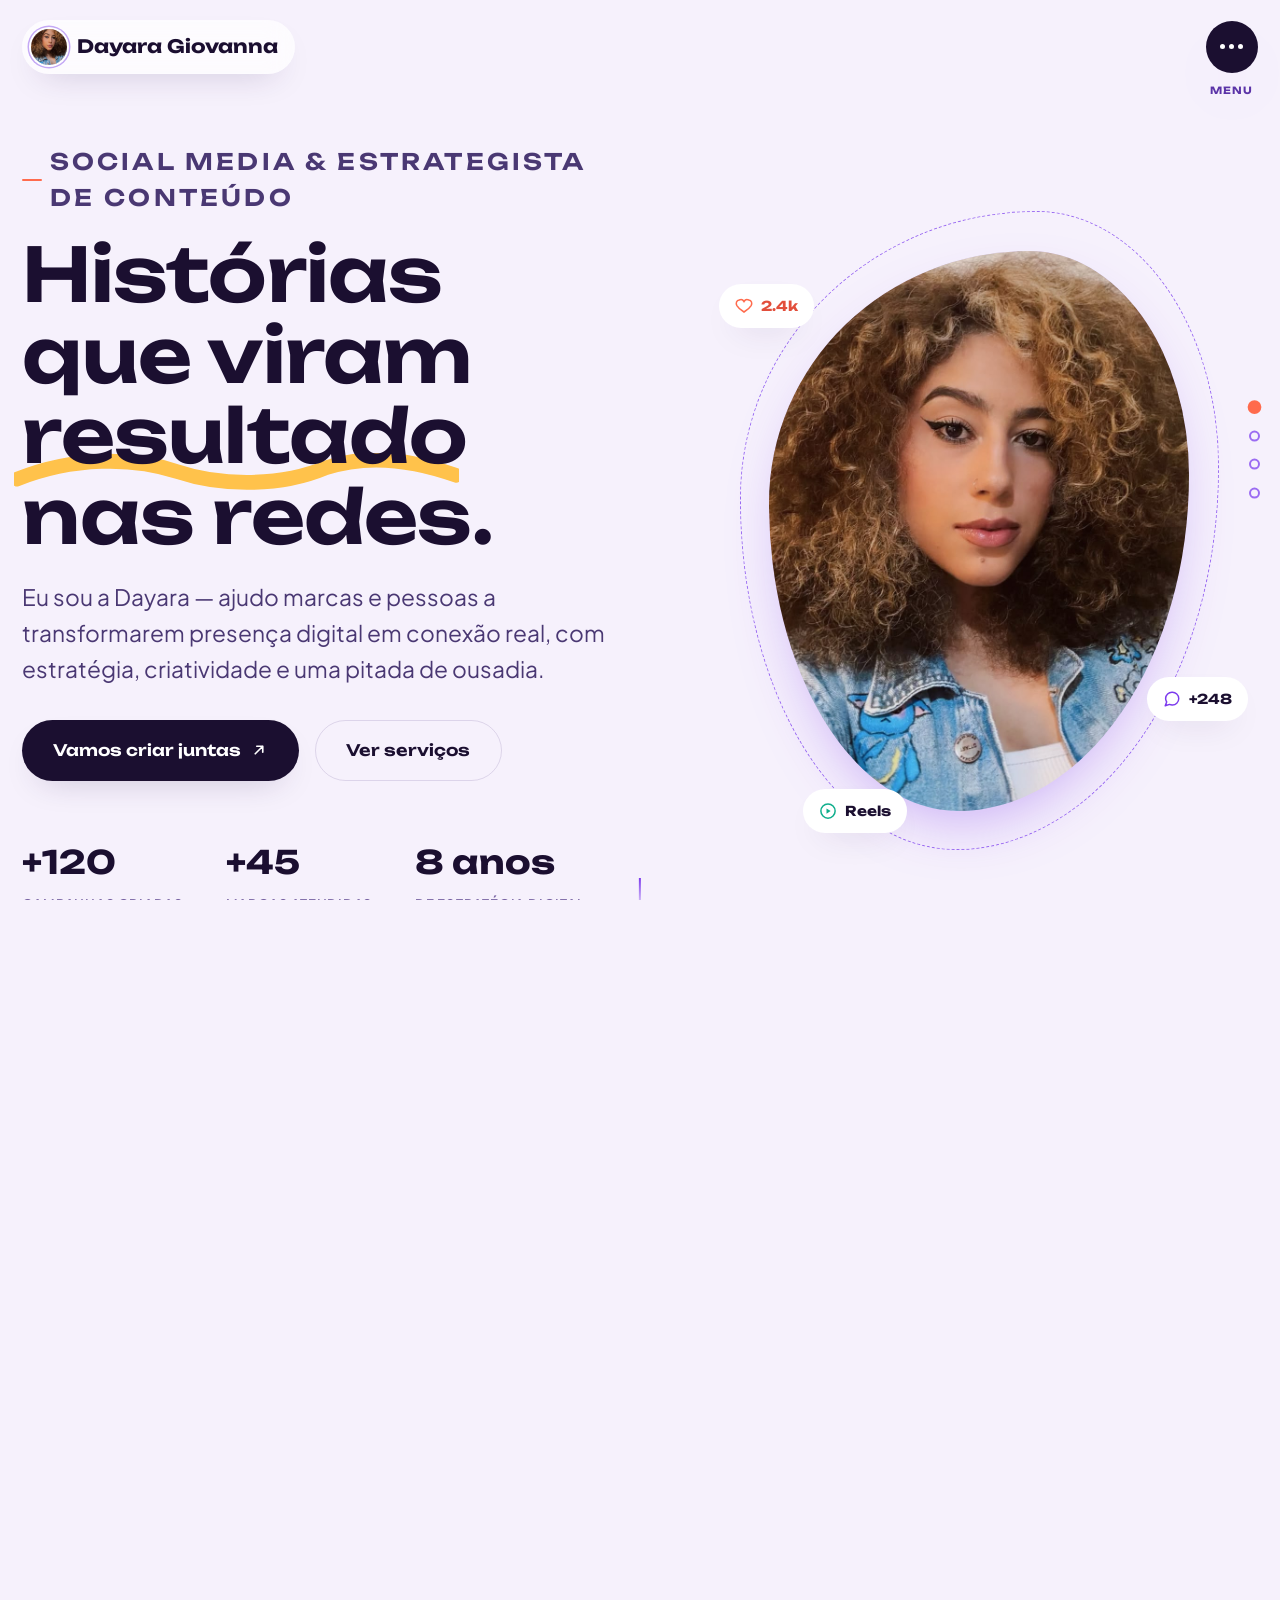
<file: index.html>
<!DOCTYPE html>
<html lang="pt-BR">
<head>
  <meta charset="UTF-8">
  <meta name="viewport" content="width=device-width, initial-scale=1.0">
  <title>Dayara Giovanna Siqueira — Social Media & Estrategista de Conteúdo</title>
  <meta name="description" content="Dayara Giovanna Siqueira é social media e estrategista de conteúdo. Gestão de redes sociais, produção de conteúdo, copywriting e branding para marcas que querem se conectar de verdade.">
  <meta name="theme-color" content="#7C3AED">
  <link rel="icon" href="data:image/svg+xml,<svg xmlns=%22http://www.w3.org/2000/svg%22 viewBox=%220 0 100 100%22><circle cx=%2250%22 cy=%2250%22 r=%2250%22 fill=%22%237C3AED%22/></svg>">
  <meta property="og:title" content="Dayara Giovanna Siqueira — Social Media & Estrategista de Conteúdo">
  <meta property="og:description" content="Comunicação boa não grita. Ela conecta. Conheça o trabalho de Dayara Giovanna Siqueira.">
  <meta property="og:type" content="website">
  <link rel="preconnect" href="https://fonts.googleapis.com">
  <link rel="preconnect" href="https://fonts.gstatic.com" crossorigin>
  <link rel="stylesheet" href="assets/css/base.css">
  <link rel="stylesheet" href="assets/css/home.css">
</head>
<body data-page="home">
  <a class="skip-link" href="#conteudo">Pular para o conteúdo</a>

  <header class="site-header">
    <div class="container">
      <a class="brand-mark" href="index.html" aria-label="Dayara Giovanna Siqueira, página inicial">
        <span class="brand-mark__dot"><img src="assets/img/hero-retrato.jpg" alt="" loading="eager"></span>
        <span class="brand-mark__name">Dayara Giovanna</span>
      </a>
      <button class="nav-toggle" type="button" aria-expanded="false" aria-controls="menu-principal">
        <span class="nav-toggle__icon" aria-hidden="true">
          <span class="nav-toggle__dots"><span></span><span></span><span></span></span>
          <svg class="nav-toggle__x" viewBox="0 0 24 24" fill="none"><path d="M6 6l12 12M18 6 6 18" stroke="currentColor" stroke-width="2.4" stroke-linecap="round"/></svg>
        </span>
        <span class="nav-toggle__label">Menu</span>
        <span class="visually-hidden">Abrir menu de navegação</span>
      </button>
    </div>
  </header>

  <nav class="nav-overlay" id="menu-principal" aria-label="Navegação principal">
    <div class="nav-overlay__links">
      <div class="nav-overlay__item"><a class="nav-overlay__link" data-nav-link="home" href="index.html"><span class="num">01</span> Início</a></div>
      <div class="nav-overlay__item"><a class="nav-overlay__link" data-nav-link="sobre" href="sobre.html"><span class="num">02</span> Minha história</a></div>
      <div class="nav-overlay__item"><a class="nav-overlay__link" data-nav-link="servicos" href="servicos.html"><span class="num">03</span> Soluções</a></div>
      <div class="nav-overlay__item"><a class="nav-overlay__link" data-nav-link="contato" href="contato.html"><span class="num">04</span> Fale Comigo</a></div>
    </div>
    <div class="nav-overlay__side">
      <div class="nav-overlay__blob" aria-hidden="true"></div>
      <p class="nav-overlay__quote">"Comunicação boa não grita. Ela conecta."</p>
      <div class="nav-overlay__meta">
        <a href="mailto:ola@dayarasiqueira.com">ola@dayarasiqueira.com</a>
        <a href="https://instagram.com" target="_blank" rel="noopener">Instagram ↗</a>
        <a href="https://linkedin.com" target="_blank" rel="noopener">LinkedIn ↗</a>
      </div>
    </div>
  </nav>

  <nav class="dot-rail" aria-label="Navegação rápida entre seções">
    <div class="dot-rail__item" data-nav-link="home" aria-current="page"><a class="dot-rail__dot" href="index.html" aria-label="Início"></a><span class="dot-rail__tip">Início</span></div>
    <div class="dot-rail__item" data-nav-link="sobre"><a class="dot-rail__dot" href="sobre.html" aria-label="Minha história"></a><span class="dot-rail__tip">Minha história</span></div>
    <div class="dot-rail__item" data-nav-link="servicos"><a class="dot-rail__dot" href="servicos.html" aria-label="Soluções"></a><span class="dot-rail__tip">Soluções</span></div>
    <div class="dot-rail__item" data-nav-link="contato"><a class="dot-rail__dot" href="contato.html" aria-label="Fale Comigo"></a><span class="dot-rail__tip">Fale Comigo</span></div>
  </nav>

  <main id="conteudo">
    <section class="hero">
      <div class="container">
        <div class="hero-copy">
          <p class="eyebrow">Social media & estrategista de conteúdo</p>
          <h1 class="text-balance">Histórias que viram <span class="highlight">resultado<svg viewBox="0 0 300 20" preserveAspectRatio="none" aria-hidden="true"><path d="M2 14C40 2 80 2 110 10C140 18 180 18 210 8C240 0 270 4 298 12" stroke="currentColor" stroke-width="8" fill="none" stroke-linecap="round"/></svg></span> nas redes.</h1>
          <p>Eu sou a Dayara — ajudo marcas e pessoas a transformarem presença digital em conexão real, com estratégia, criatividade e uma pitada de ousadia.</p>
          <div class="hero-copy__actions">
            <a class="btn btn--primary" href="contato.html">
              Vamos criar juntas
              <svg viewBox="0 0 24 24" fill="none" aria-hidden="true"><path d="M7 17 17 7M17 7H9M17 7V15" stroke="currentColor" stroke-width="2.2" stroke-linecap="round" stroke-linejoin="round"/></svg>
            </a>
            <a class="btn btn--outline" href="servicos.html">Ver serviços</a>
          </div>
          <div class="hero-stats">
            <div class="hero-stats__item"><strong>+120</strong><span>Campanhas criadas</span></div>
            <div class="hero-stats__item"><strong>+45</strong><span>Marcas atendidas</span></div>
            <div class="hero-stats__item"><strong>8 anos</strong><span>De estratégia digital</span></div>
          </div>
        </div>

        <div class="hero-visual">
          <div class="hero-visual__ring" aria-hidden="true"></div>
          <div class="hero-visual__frame">
            <img src="assets/img/hero-retrato.jpg" alt="Retrato de Dayara Giovanna Siqueira, sorriso confiante e cabelo cacheado, vestindo jaqueta jeans" loading="eager" fetchpriority="high">
          </div>
          <div class="hero-visual__badge hero-visual__badge--like" aria-hidden="true">
            <svg viewBox="0 0 24 24" fill="none"><path d="M12 20s-7-4.3-9.5-8.6C.7 8.1 2 4.5 5.6 4a5 5 0 0 1 6.4 2 5 5 0 0 1 6.4-2c3.6.5 4.9 4.1 3.1 7.4C19 15.7 12 20 12 20Z" stroke="currentColor" stroke-width="2"/></svg>
            2.4k
          </div>
          <div class="hero-visual__badge hero-visual__badge--comment" aria-hidden="true">
            <svg viewBox="0 0 24 24" fill="none"><path d="M21 11.5a8.4 8.4 0 0 1-8.9 8.4 9 9 0 0 1-3.4-.7L3 21l1.9-5A8.3 8.3 0 0 1 3.5 11 8.4 8.4 0 0 1 12 3a8.5 8.5 0 0 1 9 8.5Z" stroke="currentColor" stroke-width="2" stroke-linejoin="round"/></svg>
            +248
          </div>
          <div class="hero-visual__badge hero-visual__badge--play" aria-hidden="true">
            <svg viewBox="0 0 24 24" fill="none"><circle cx="12" cy="12" r="9.5" stroke="currentColor" stroke-width="2"/><path d="M10 8.5 15.5 12 10 15.5V8.5Z" fill="currentColor"/></svg>
            Reels
          </div>
        </div>
      </div>

      <div class="hero-scroll-cue" aria-hidden="true"><span class="line"></span>Role</div>
    </section>

    <div class="marquee" aria-hidden="true">
      <div class="marquee__track">
        <div class="marquee__group">
          <span>Conteúdo</span>
          <span>Design</span>
          <span>Copywriting</span>
          <span>Tráfego</span>
          <span>Branding</span>
          <span>Estratégia</span>
        </div>
        <div class="marquee__group">
          <span>Conteúdo</span>
          <span>Design</span>
          <span>Copywriting</span>
          <span>Tráfego</span>
          <span>Branding</span>
          <span>Estratégia</span>
        </div>
      </div>
    </div>

    <section class="section services-preview">
      <div class="container">
        <div class="services-preview__head reveal">
          <div>
            <p class="eyebrow">O que eu faço</p>
            <h2 class="text-balance">Soluções completas para sua marca falar mais alto.</h2>
          </div>
          <a class="btn btn--outline" href="servicos.html">Todos os serviços</a>
        </div>

        <div class="services-grid reveal-stagger">
          <article class="service-card">
            <div class="service-card__icon">
              <svg viewBox="0 0 24 24" fill="none"><path d="M3 11v2a2 2 0 0 0 2 2h1l3 5 1-1-1.5-4H12l7 3V6l-7 3H5a2 2 0 0 0-2 2Z" stroke="currentColor" stroke-width="1.8" stroke-linejoin="round"/></svg>
            </div>
            <h3>Gestão de redes sociais</h3>
            <p>Planejamento, produção e publicação com consistência de marca e olhar estratégico.</p>
            <a class="service-card__link" href="servicos.html">Saiba mais <svg viewBox="0 0 24 24" fill="none" aria-hidden="true"><path d="M7 17 17 7M17 7H9M17 7V15" stroke="currentColor" stroke-width="2.2" stroke-linecap="round" stroke-linejoin="round"/></svg></a>
          </article>
          <article class="service-card">
            <div class="service-card__icon">
              <svg viewBox="0 0 24 24" fill="none"><rect x="3" y="4" width="18" height="17" rx="3" stroke="currentColor" stroke-width="1.8"/><path d="M3 9h18M8 2v4M16 2v4" stroke="currentColor" stroke-width="1.8" stroke-linecap="round"/></svg>
            </div>
            <h3>Estratégia de conteúdo</h3>
            <p>Calendário editorial orientado por dados, persona e objetivos reais de negócio.</p>
            <a class="service-card__link" href="servicos.html">Saiba mais <svg viewBox="0 0 24 24" fill="none" aria-hidden="true"><path d="M7 17 17 7M17 7H9M17 7V15" stroke="currentColor" stroke-width="2.2" stroke-linecap="round" stroke-linejoin="round"/></svg></a>
          </article>
          <article class="service-card">
            <div class="service-card__icon">
              <svg viewBox="0 0 24 24" fill="none"><rect x="3" y="6" width="14" height="12" rx="2.5" stroke="currentColor" stroke-width="1.8"/><path d="M17 10.5 21 8v8l-4-2.5" stroke="currentColor" stroke-width="1.8" stroke-linejoin="round"/></svg>
            </div>
            <h3>Produção de conteúdo</h3>
            <p>Direção criativa de fotos e vídeos pensada para reter atenção nos primeiros segundos.</p>
            <a class="service-card__link" href="servicos.html">Saiba mais <svg viewBox="0 0 24 24" fill="none" aria-hidden="true"><path d="M7 17 17 7M17 7H9M17 7V15" stroke="currentColor" stroke-width="2.2" stroke-linecap="round" stroke-linejoin="round"/></svg></a>
          </article>
          <article class="service-card">
            <div class="service-card__icon">
              <svg viewBox="0 0 24 24" fill="none"><path d="M4 20 15 9l1.5 1.5L5.5 21.5H4V20Z" stroke="currentColor" stroke-width="1.8" stroke-linejoin="round"/><path d="M14 8l2-2 2 2-2 2-2-2Z" stroke="currentColor" stroke-width="1.8" stroke-linejoin="round"/></svg>
            </div>
            <h3>Copywriting & branding</h3>
            <p>Voz de marca, legendas e posicionamento que soam como você — só que mais afiados.</p>
            <a class="service-card__link" href="servicos.html">Saiba mais <svg viewBox="0 0 24 24" fill="none" aria-hidden="true"><path d="M7 17 17 7M17 7H9M17 7V15" stroke="currentColor" stroke-width="2.2" stroke-linecap="round" stroke-linejoin="round"/></svg></a>
          </article>
        </div>
      </div>
    </section>

    <section class="section">
      <div class="container">
        <div class="manifesto reveal">
          <div class="manifesto__blob manifesto__blob--a" aria-hidden="true"></div>
          <div class="manifesto__blob manifesto__blob--b" aria-hidden="true"></div>
          <p>"Comunicação boa não grita. Ela conecta."</p>
          <cite>— Dayara Giovanna Siqueira</cite>
        </div>
      </div>
    </section>

    <section class="section feed-preview">
      <div class="container feed-teaser">
        <div class="feed-teaser__bubble reveal">
          <p>"Autenticidade não é tendência, é estratégia de longo prazo."</p>
          <div class="feed-teaser__author">
            <span class="feed-teaser__avatar"><img src="assets/img/sobre-retrato-01.jpg" alt="" loading="lazy"></span>
            <span>Dayara Giovanna · pensamentos soltos</span>
          </div>
          <span class="feed-teaser__reactions">❤ 182</span>
        </div>
        <div class="feed-teaser__copy reveal">
          <p class="eyebrow">Sobre mim</p>
          <h2 class="text-balance">Um pouco de mim, sem filtro, direto no feed pessoal.</h2>
          <p>No "Sobre mim" eu compartilho bastidores, aprendizados e opiniões sobre marketing, redes sociais e criatividade — como se fosse uma conversa entre a gente.</p>
          <a class="btn btn--primary" href="sobre.html">
            Ler meus pensamentos
            <svg viewBox="0 0 24 24" fill="none" aria-hidden="true"><path d="M7 17 17 7M17 7H9M17 7V15" stroke="currentColor" stroke-width="2.2" stroke-linecap="round" stroke-linejoin="round"/></svg>
          </a>
        </div>
      </div>
    </section>

    <section class="section">
      <div class="container">
        <div class="cta-band reveal">
          <p class="eyebrow">Vamos trabalhar juntas?</p>
          <h2>Pronta para sua marca ser lembrada?</h2>
          <p>Me conta sobre seu projeto e vamos desenhar uma estratégia de conteúdo que conversa de verdade com quem importa.</p>
          <a class="btn btn--primary" href="contato.html">
            Iniciar conversa
            <svg viewBox="0 0 24 24" fill="none" aria-hidden="true"><path d="M7 17 17 7M17 7H9M17 7V15" stroke="currentColor" stroke-width="2.2" stroke-linecap="round" stroke-linejoin="round"/></svg>
          </a>
        </div>
      </div>
    </section>
  </main>

  <footer class="site-footer">
    <div class="footer-blob" aria-hidden="true"></div>
    <div class="container">
      <div class="footer-grid">
        <div class="footer-brand">
          <h3>Dayara Giovanna Siqueira</h3>
          <p>Social media & estrategista de conteúdo, criando comunicação que conecta marcas a pessoas.</p>
        </div>
        <div class="footer-col">
          <h4>Navegação</h4>
          <ul>
            <li><a href="index.html">Início</a></li>
            <li><a href="sobre.html">Minha história</a></li>
            <li><a href="servicos.html">Soluções</a></li>
            <li><a href="contato.html">Fale Comigo</a></li>
          </ul>
        </div>
        <div class="footer-col">
          <h4>Conecte-se</h4>
          <ul>
            <li><a href="mailto:ola@dayarasiqueira.com">ola@dayarasiqueira.com</a></li>
            <li><a href="https://instagram.com" target="_blank" rel="noopener">Instagram</a></li>
            <li><a href="https://linkedin.com" target="_blank" rel="noopener">LinkedIn</a></li>
          </ul>
        </div>
      </div>
      <div class="footer-bottom">
        <span>© 2026 Dayara Giovanna Siqueira. Todos os direitos reservados.</span>
        <span>Protótipo de projeto — pessoa fictícia.</span>
      </div>
    </div>
  </footer>

  <script src="assets/js/main.js"></script>
</body>
</html>
</file>
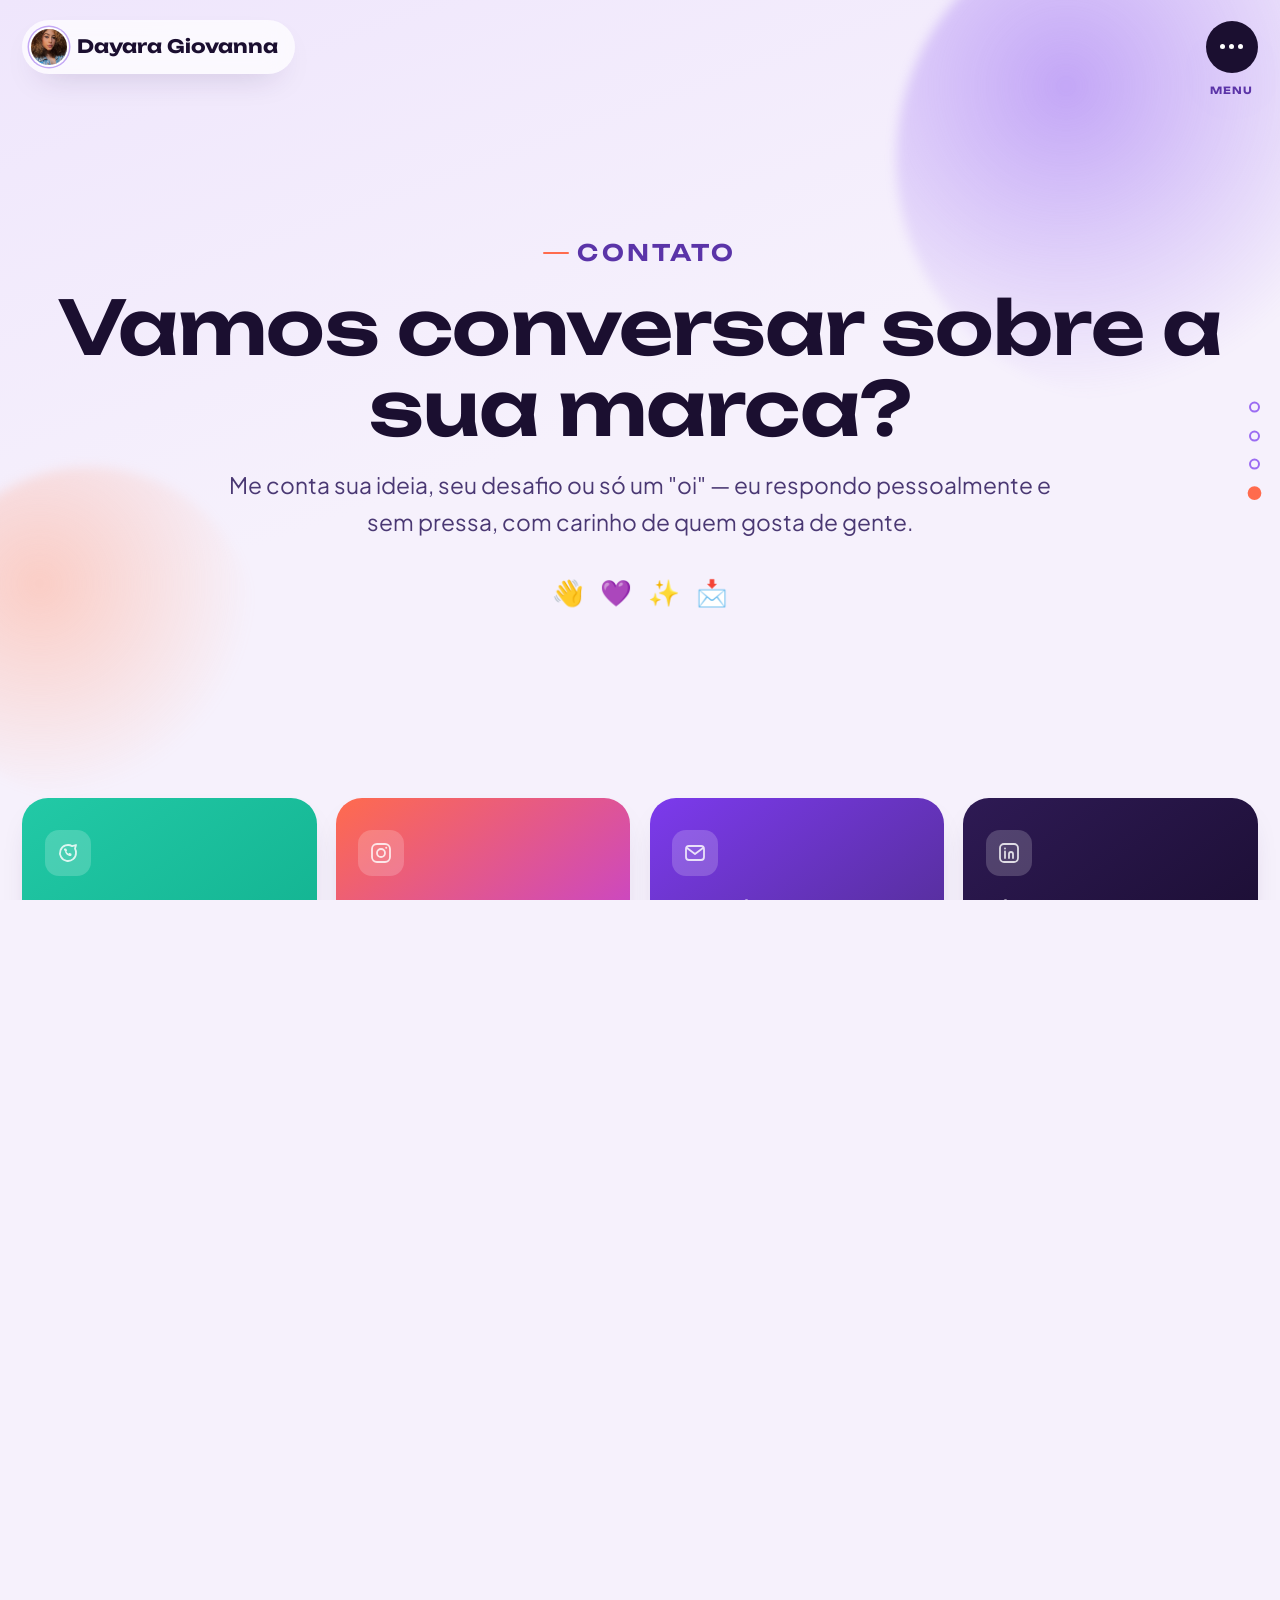
<file: contato.html>
<!DOCTYPE html>
<html lang="pt-BR">
<head>
  <meta charset="UTF-8">
  <meta name="viewport" content="width=device-width, initial-scale=1.0">
  <title>Contato — Dayara Giovanna Siqueira</title>
  <meta name="description" content="Fale com a Dayara Giovanna Siqueira: WhatsApp, Instagram, e-mail ou formulário. Vamos conversar sobre a estratégia de conteúdo da sua marca.">
  <meta name="theme-color" content="#7C3AED">
  <link rel="icon" href="data:image/svg+xml,<svg xmlns=%22http://www.w3.org/2000/svg%22 viewBox=%220 0 100 100%22><circle cx=%2250%22 cy=%2250%22 r=%2250%22 fill=%22%237C3AED%22/></svg>">
  <link rel="preconnect" href="https://fonts.googleapis.com">
  <link rel="preconnect" href="https://fonts.gstatic.com" crossorigin>
  <link rel="stylesheet" href="assets/css/base.css">
  <link rel="stylesheet" href="assets/css/contato.css">
</head>
<body data-page="contato">
  <a class="skip-link" href="#conteudo">Pular para o conteúdo</a>

  <header class="site-header">
    <div class="container">
      <a class="brand-mark" href="index.html" aria-label="Dayara Giovanna Siqueira, página inicial">
        <span class="brand-mark__dot"><img src="assets/img/hero-retrato.jpg" alt="" loading="eager"></span>
        <span class="brand-mark__name">Dayara Giovanna</span>
      </a>
      <button class="nav-toggle" type="button" aria-expanded="false" aria-controls="menu-principal">
        <span class="nav-toggle__icon" aria-hidden="true">
          <span class="nav-toggle__dots"><span></span><span></span><span></span></span>
          <svg class="nav-toggle__x" viewBox="0 0 24 24" fill="none"><path d="M6 6l12 12M18 6 6 18" stroke="currentColor" stroke-width="2.4" stroke-linecap="round"/></svg>
        </span>
        <span class="nav-toggle__label">Menu</span>
        <span class="visually-hidden">Abrir menu de navegação</span>
      </button>
    </div>
  </header>

  <nav class="nav-overlay" id="menu-principal" aria-label="Navegação principal">
    <div class="nav-overlay__links">
      <div class="nav-overlay__item"><a class="nav-overlay__link" data-nav-link="home" href="index.html"><span class="num">01</span> Início</a></div>
      <div class="nav-overlay__item"><a class="nav-overlay__link" data-nav-link="sobre" href="sobre.html"><span class="num">02</span> Minha história</a></div>
      <div class="nav-overlay__item"><a class="nav-overlay__link" data-nav-link="servicos" href="servicos.html"><span class="num">03</span> Soluções</a></div>
      <div class="nav-overlay__item"><a class="nav-overlay__link" data-nav-link="contato" href="contato.html"><span class="num">04</span> Fale Comigo</a></div>
    </div>
    <div class="nav-overlay__side">
      <div class="nav-overlay__blob" aria-hidden="true"></div>
      <p class="nav-overlay__quote">"Toda grande parceria começa com uma conversa boa."</p>
      <div class="nav-overlay__meta">
        <a href="mailto:ola@dayarasiqueira.com">ola@dayarasiqueira.com</a>
        <a href="https://instagram.com" target="_blank" rel="noopener">Instagram ↗</a>
        <a href="https://linkedin.com" target="_blank" rel="noopener">LinkedIn ↗</a>
      </div>
    </div>
  </nav>

  <nav class="dot-rail" aria-label="Navegação rápida entre seções">
    <div class="dot-rail__item" data-nav-link="home"><a class="dot-rail__dot" href="index.html" aria-label="Início"></a><span class="dot-rail__tip">Início</span></div>
    <div class="dot-rail__item" data-nav-link="sobre"><a class="dot-rail__dot" href="sobre.html" aria-label="Minha história"></a><span class="dot-rail__tip">Minha história</span></div>
    <div class="dot-rail__item" data-nav-link="servicos"><a class="dot-rail__dot" href="servicos.html" aria-label="Soluções"></a><span class="dot-rail__tip">Soluções</span></div>
    <div class="dot-rail__item" data-nav-link="contato"><a class="dot-rail__dot" href="contato.html" aria-label="Fale Comigo"></a><span class="dot-rail__tip">Fale Comigo</span></div>
  </nav>

  <main id="conteudo">
    <section class="contact-hero">
      <div class="contact-hero__blob contact-hero__blob--a" aria-hidden="true"></div>
      <div class="contact-hero__blob contact-hero__blob--b" aria-hidden="true"></div>
      <div class="container contact-hero__content reveal">
        <p class="eyebrow" style="justify-content:center">Contato</p>
        <h1>Vamos conversar sobre a sua marca?</h1>
        <p>Me conta sua ideia, seu desafio ou só um "oi" — eu respondo pessoalmente e sem pressa, com carinho de quem gosta de gente.</p>
        <div class="contact-hero__emojis" aria-hidden="true"><span>👋</span><span>💜</span><span>✨</span><span>📩</span></div>
      </div>
    </section>

    <section class="section" aria-label="Formas rápidas de contato">
      <div class="container">
        <div class="quick-contact reveal-stagger">
          <a class="quick-card quick-card--whatsapp cursor-grow" href="https://wa.me/5521999999999" target="_blank" rel="noopener">
            <span class="quick-card__icon"><svg viewBox="0 0 24 24" fill="none"><path d="M20 12a8 8 0 1 1-3.8-6.8L20 4l-1 3.6A7.9 7.9 0 0 1 20 12Z" stroke="currentColor" stroke-width="1.8" stroke-linejoin="round"/><path d="M9 9.5c0 3 2.5 5.5 5.5 5.5.6 0 1-.5 1-1v-.7c0-.3-.2-.6-.5-.7l-1.3-.5c-.3-.1-.6 0-.8.3l-.3.4c-1-.5-1.8-1.3-2.3-2.3l.4-.3c.2-.2.3-.5.3-.8L10.5 8c-.1-.3-.4-.5-.7-.5H9c-.5 0-1 .4-1 1v1Z" fill="currentColor"/></svg></span>
            <div><h3>WhatsApp</h3><span>Resposta rápida, direto no chat</span></div>
            <span class="quick-card__arrow">Chamar agora <svg viewBox="0 0 24 24" fill="none" aria-hidden="true"><path d="M7 17 17 7M17 7H9M17 7V15" stroke="currentColor" stroke-width="2.2" stroke-linecap="round" stroke-linejoin="round"/></svg></span>
          </a>
          <a class="quick-card quick-card--instagram cursor-grow" href="https://instagram.com" target="_blank" rel="noopener">
            <span class="quick-card__icon"><svg viewBox="0 0 24 24" fill="none"><rect x="3" y="3" width="18" height="18" rx="5" stroke="currentColor" stroke-width="1.8"/><circle cx="12" cy="12" r="4" stroke="currentColor" stroke-width="1.8"/><circle cx="17.2" cy="6.8" r="1" fill="currentColor"/></svg></span>
            <div><h3>Instagram</h3><span>Bastidores e conteúdo do dia a dia</span></div>
            <span class="quick-card__arrow">Seguir <svg viewBox="0 0 24 24" fill="none" aria-hidden="true"><path d="M7 17 17 7M17 7H9M17 7V15" stroke="currentColor" stroke-width="2.2" stroke-linecap="round" stroke-linejoin="round"/></svg></span>
          </a>
          <a class="quick-card quick-card--email cursor-grow" href="mailto:ola@dayarasiqueira.com">
            <span class="quick-card__icon"><svg viewBox="0 0 24 24" fill="none"><rect x="3" y="5" width="18" height="14" rx="3" stroke="currentColor" stroke-width="1.8"/><path d="m4 7 8 6 8-6" stroke="currentColor" stroke-width="1.8" stroke-linecap="round" stroke-linejoin="round"/></svg></span>
            <div><h3>E-mail</h3><span>ola@dayarasiqueira.com</span></div>
            <span class="quick-card__arrow">Enviar e-mail <svg viewBox="0 0 24 24" fill="none" aria-hidden="true"><path d="M7 17 17 7M17 7H9M17 7V15" stroke="currentColor" stroke-width="2.2" stroke-linecap="round" stroke-linejoin="round"/></svg></span>
          </a>
          <a class="quick-card quick-card--linkedin cursor-grow" href="https://linkedin.com" target="_blank" rel="noopener">
            <span class="quick-card__icon"><svg viewBox="0 0 24 24" fill="none"><rect x="3" y="3" width="18" height="18" rx="4" stroke="currentColor" stroke-width="1.8"/><path d="M8 10.5V17M8 7.5v.01M12 17v-4a2 2 0 0 1 4 0v4M12 13v4" stroke="currentColor" stroke-width="1.8" stroke-linecap="round"/></svg></span>
            <div><h3>LinkedIn</h3><span>Conexões profissionais e cases</span></div>
            <span class="quick-card__arrow">Conectar <svg viewBox="0 0 24 24" fill="none" aria-hidden="true"><path d="M7 17 17 7M17 7H9M17 7V15" stroke="currentColor" stroke-width="2.2" stroke-linecap="round" stroke-linejoin="round"/></svg></span>
          </a>
        </div>
      </div>
    </section>

    <section class="section" aria-label="Formulário de contato">
      <div class="container contact-form-wrap">
        <div class="contact-form-aside reveal">
          <p class="eyebrow">Formulário</p>
          <h2 class="text-balance">Prefere escrever com calma? Manda por aqui.</h2>
          <p>Conta um pouco sobre seu projeto — eu leio cada mensagem com atenção e respondo em até 1 dia útil.</p>
          <ul>
            <li><svg viewBox="0 0 24 24" fill="none"><path d="M12 6v6l4 2" stroke="currentColor" stroke-width="2" stroke-linecap="round"/><circle cx="12" cy="12" r="9" stroke="currentColor" stroke-width="2"/></svg> Resposta em até 1 dia útil</li>
            <li><svg viewBox="0 0 24 24" fill="none"><path d="M12 21s-7-4.3-9.5-8.6C.7 8.1 2 4.5 5.6 4a5 5 0 0 1 6.4 2 5 5 0 0 1 6.4-2c3.6.5 4.9 4.1 3.1 7.4C19 16.7 12 21 12 21Z" stroke="currentColor" stroke-width="2"/></svg> Atendimento remoto, todo o Brasil</li>
            <li><svg viewBox="0 0 24 24" fill="none"><path d="M5 13l4 4L19 7" stroke="currentColor" stroke-width="2.4" stroke-linecap="round" stroke-linejoin="round"/></svg> Primeira conversa sem compromisso</li>
          </ul>
        </div>

        <div class="contact-card reveal">
          <form id="contact-form" novalidate>
            <div class="form-field">
              <input type="text" id="nome" name="nome" placeholder=" " required autocomplete="name">
              <label for="nome">Seu nome</label>
            </div>
            <div class="form-field">
              <input type="email" id="email" name="email" placeholder=" " required autocomplete="email">
              <label for="email">Seu e-mail</label>
            </div>
            <div class="form-field form-field--select">
              <select id="assunto" name="assunto" required>
                <option value="" disabled selected></option>
                <option value="gestao">Gestão de redes sociais</option>
                <option value="estrategia">Estratégia de conteúdo</option>
                <option value="producao">Produção fotográfica & vídeo</option>
                <option value="consultoria">Consultoria & mentoria</option>
                <option value="outro">Outro assunto</option>
              </select>
              <label for="assunto">Assunto</label>
            </div>
            <div class="form-field">
              <textarea id="mensagem" name="mensagem" placeholder=" " required></textarea>
              <label for="mensagem">Conte um pouco sobre seu projeto</label>
            </div>
            <button class="btn btn--primary contact-card__submit" type="submit">
              Enviar mensagem
              <svg viewBox="0 0 24 24" fill="none" aria-hidden="true"><path d="M7 17 17 7M17 7H9M17 7V15" stroke="currentColor" stroke-width="2.2" stroke-linecap="round" stroke-linejoin="round"/></svg>
            </button>
          </form>

          <div class="form-success" role="status" aria-live="polite">
            <span class="form-success__icon"><svg viewBox="0 0 24 24" fill="none"><path d="M5 13l4 4L19 7" stroke="currentColor" stroke-width="2.6" stroke-linecap="round" stroke-linejoin="round"/></svg></span>
            <h3>Mensagem enviada!</h3>
            <p>Obrigada por escrever. Vou ler com carinho e responder em breve, viu? 💜</p>
            <button class="btn btn--outline" type="button" data-form-reset>Enviar outra mensagem</button>
          </div>
        </div>
      </div>
    </section>

    <section class="section" aria-labelledby="faq-titulo">
      <div class="container">
        <div class="feed-head reveal" style="text-align:center; margin-bottom: var(--space-lg);">
          <p class="eyebrow" style="justify-content:center">Perguntas frequentes</p>
          <h2 id="faq-titulo" class="text-balance" style="font-size: var(--fs-2xl); margin-top:0.8rem;">Ainda com dúvidas? Talvez estejam aqui.</h2>
        </div>
        <div class="faq-list reveal-stagger">
          <div class="faq-item">
            <button class="faq-summary" type="button" aria-expanded="false" aria-controls="faq-panel-1">Como funciona o processo de contratação?<span class="faq-icon" aria-hidden="true"><svg viewBox="0 0 24 24" fill="none"><path d="M12 5v14M5 12h14" stroke="currentColor" stroke-width="2.4" stroke-linecap="round"/></svg></span></button>
            <div class="faq-item__panel" id="faq-panel-1"><div class="faq-item__body"><p>Depois do primeiro contato, agendamos uma conversa de diagnóstico gratuita. A partir dela, monto uma proposta sob medida para o seu momento.</p></div></div>
          </div>
          <div class="faq-item">
            <button class="faq-summary" type="button" aria-expanded="false" aria-controls="faq-panel-2">Atende clientes fora do Rio de Janeiro?<span class="faq-icon" aria-hidden="true"><svg viewBox="0 0 24 24" fill="none"><path d="M12 5v14M5 12h14" stroke="currentColor" stroke-width="2.4" stroke-linecap="round"/></svg></span></button>
            <div class="faq-item__panel" id="faq-panel-2"><div class="faq-item__body"><p>Sim! Todo o atendimento é remoto, então trabalho com marcas de qualquer lugar do Brasil (e do mundo).</p></div></div>
          </div>
          <div class="faq-item">
            <button class="faq-summary" type="button" aria-expanded="false" aria-controls="faq-panel-3">Qual o prazo médio de entrega do planejamento?<span class="faq-icon" aria-hidden="true"><svg viewBox="0 0 24 24" fill="none"><path d="M12 5v14M5 12h14" stroke="currentColor" stroke-width="2.4" stroke-linecap="round"/></svg></span></button>
            <div class="faq-item__panel" id="faq-panel-3"><div class="faq-item__body"><p>O planejamento estratégico costuma ficar pronto em até 10 dias úteis após o alinhamento inicial com a marca.</p></div></div>
          </div>
          <div class="faq-item">
            <button class="faq-summary" type="button" aria-expanded="false" aria-controls="faq-panel-4">Preciso já ter identidade visual definida?<span class="faq-icon" aria-hidden="true"><svg viewBox="0 0 24 24" fill="none"><path d="M12 5v14M5 12h14" stroke="currentColor" stroke-width="2.4" stroke-linecap="round"/></svg></span></button>
            <div class="faq-item__panel" id="faq-panel-4"><div class="faq-item__body"><p>Não é obrigatório. Se sua marca ainda não tem identidade visual fechada, posso indicar parceiros de confiança para essa etapa.</p></div></div>
          </div>
          <div class="faq-item">
            <button class="faq-summary" type="button" aria-expanded="false" aria-controls="faq-panel-5">Como acompanho os resultados do meu projeto?<span class="faq-icon" aria-hidden="true"><svg viewBox="0 0 24 24" fill="none"><path d="M12 5v14M5 12h14" stroke="currentColor" stroke-width="2.4" stroke-linecap="round"/></svg></span></button>
            <div class="faq-item__panel" id="faq-panel-5"><div class="faq-item__body"><p>Envio relatórios periódicos com métricas claras e, nos planos Crescimento e Performance, marcamos conversas de acompanhamento.</p></div></div>
          </div>
        </div>
      </div>
    </section>
  </main>

  <footer class="site-footer">
    <div class="footer-blob" aria-hidden="true"></div>
    <div class="container">
      <div class="footer-grid">
        <div class="footer-brand">
          <h3>Dayara Giovanna Siqueira</h3>
          <p>Social media & estrategista de conteúdo, criando comunicação que conecta marcas a pessoas.</p>
        </div>
        <div class="footer-col">
          <h4>Navegação</h4>
          <ul>
            <li><a href="index.html">Início</a></li>
            <li><a href="sobre.html">Minha história</a></li>
            <li><a href="servicos.html">Soluções</a></li>
            <li><a href="contato.html">Fale Comigo</a></li>
          </ul>
        </div>
        <div class="footer-col">
          <h4>Conecte-se</h4>
          <ul>
            <li><a href="mailto:ola@dayarasiqueira.com">ola@dayarasiqueira.com</a></li>
            <li><a href="https://instagram.com" target="_blank" rel="noopener">Instagram</a></li>
            <li><a href="https://linkedin.com" target="_blank" rel="noopener">LinkedIn</a></li>
          </ul>
        </div>
      </div>
      <div class="footer-bottom">
        <span>© 2026 Dayara Giovanna Siqueira. Todos os direitos reservados.</span>
        <span>Protótipo de projeto — pessoa fictícia.</span>
      </div>
    </div>
  </footer>

  <script src="assets/js/main.js"></script>
  <script src="assets/js/contato.js"></script>
</body>
</html>
</file>
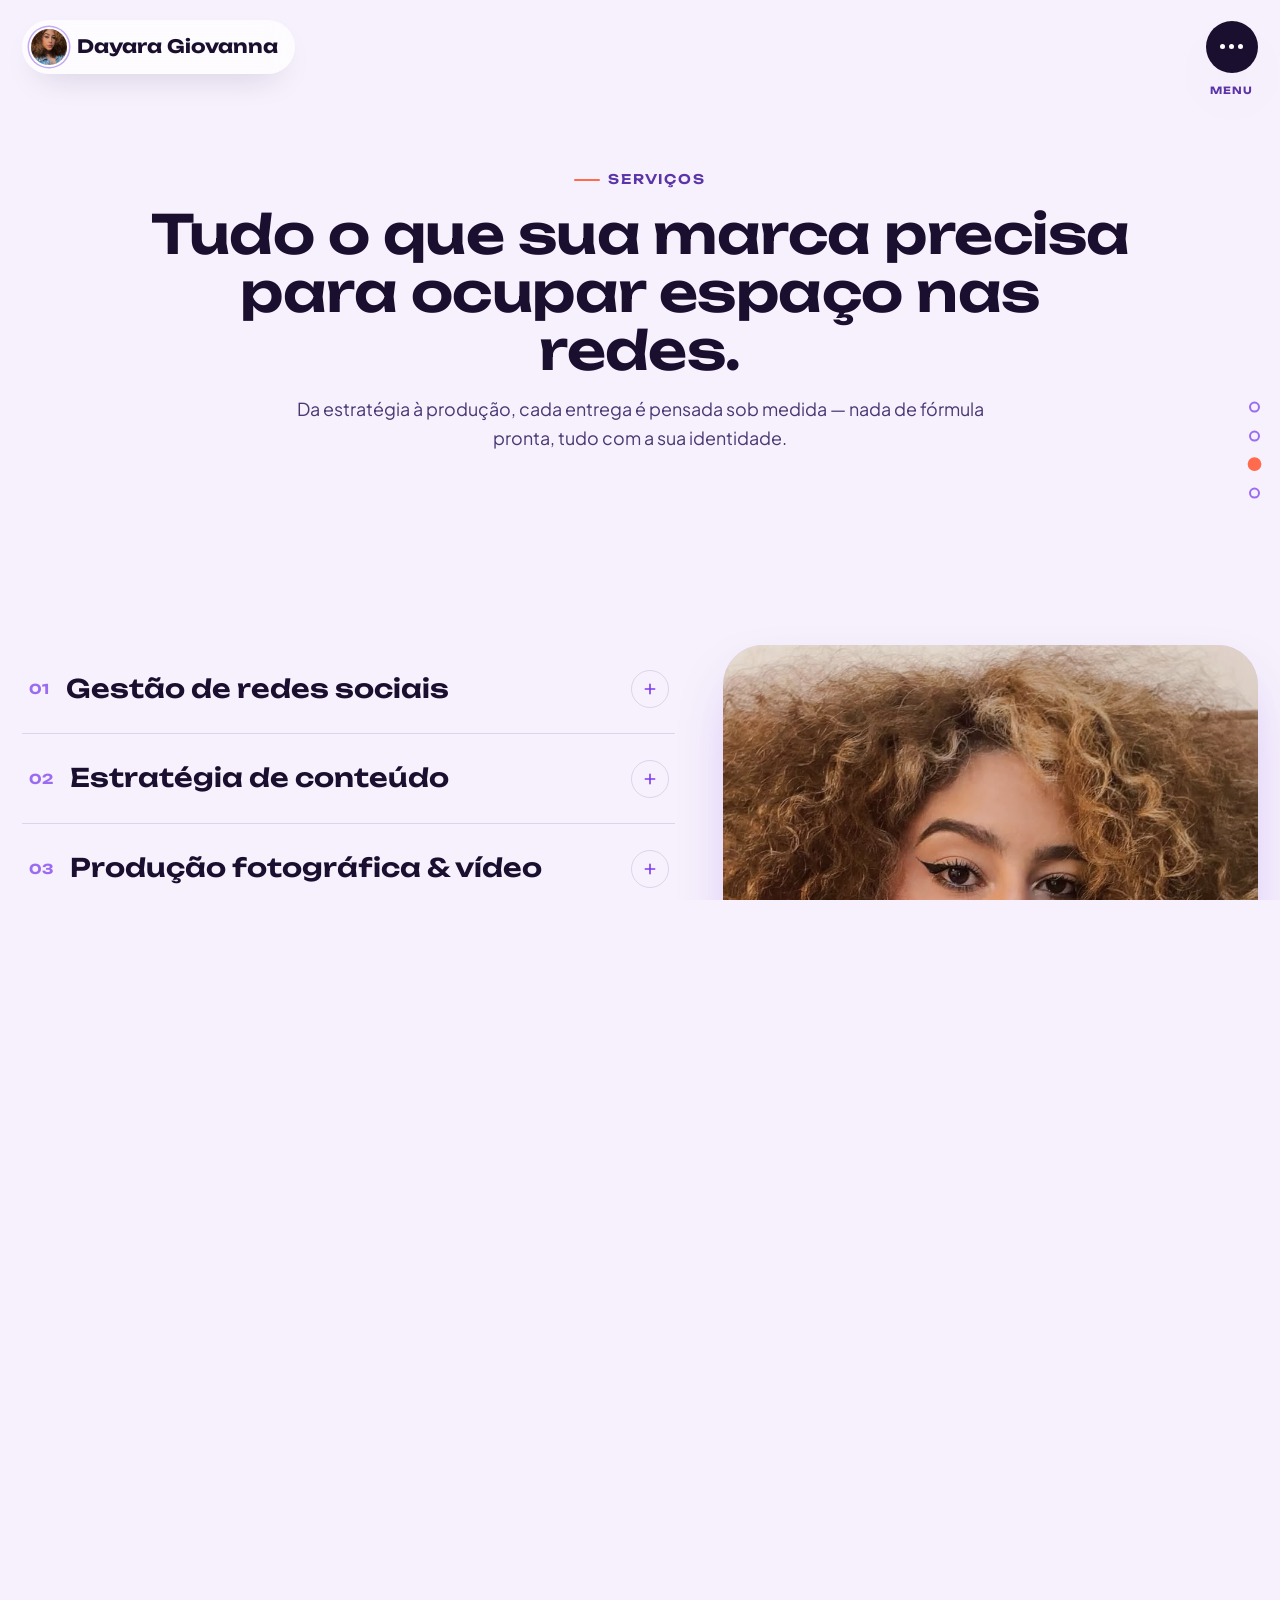
<file: servicos.html>
<!DOCTYPE html>
<html lang="pt-BR">
<head>
  <meta charset="UTF-8">
  <meta name="viewport" content="width=device-width, initial-scale=1.0">
  <title>Serviços — Dayara Giovanna Siqueira</title>
  <meta name="description" content="Gestão de redes sociais, estratégia de conteúdo, produção fotográfica, copywriting, consultoria e tráfego pago com Dayara Giovanna Siqueira.">
  <meta name="theme-color" content="#7C3AED">
  <link rel="icon" href="data:image/svg+xml,<svg xmlns=%22http://www.w3.org/2000/svg%22 viewBox=%220 0 100 100%22><circle cx=%2250%22 cy=%2250%22 r=%2250%22 fill=%22%237C3AED%22/></svg>">
  <link rel="preconnect" href="https://fonts.googleapis.com">
  <link rel="preconnect" href="https://fonts.gstatic.com" crossorigin>
  <link rel="stylesheet" href="assets/css/base.css">
  <link rel="stylesheet" href="assets/css/servicos.css">
</head>
<body data-page="servicos">
  <a class="skip-link" href="#conteudo">Pular para o conteúdo</a>

  <header class="site-header">
    <div class="container">
      <a class="brand-mark" href="index.html" aria-label="Dayara Giovanna Siqueira, página inicial">
        <span class="brand-mark__dot"><img src="assets/img/hero-retrato.jpg" alt="" loading="eager"></span>
        <span class="brand-mark__name">Dayara Giovanna</span>
      </a>
      <button class="nav-toggle" type="button" aria-expanded="false" aria-controls="menu-principal">
        <span class="nav-toggle__icon" aria-hidden="true">
          <span class="nav-toggle__dots"><span></span><span></span><span></span></span>
          <svg class="nav-toggle__x" viewBox="0 0 24 24" fill="none"><path d="M6 6l12 12M18 6 6 18" stroke="currentColor" stroke-width="2.4" stroke-linecap="round"/></svg>
        </span>
        <span class="nav-toggle__label">Menu</span>
        <span class="visually-hidden">Abrir menu de navegação</span>
      </button>
    </div>
  </header>

  <nav class="nav-overlay" id="menu-principal" aria-label="Navegação principal">
    <div class="nav-overlay__links">
      <div class="nav-overlay__item"><a class="nav-overlay__link" data-nav-link="home" href="index.html"><span class="num">01</span> Início</a></div>
      <div class="nav-overlay__item"><a class="nav-overlay__link" data-nav-link="sobre" href="sobre.html"><span class="num">02</span> Minha história</a></div>
      <div class="nav-overlay__item"><a class="nav-overlay__link" data-nav-link="servicos" href="servicos.html"><span class="num">03</span> Soluções</a></div>
      <div class="nav-overlay__item"><a class="nav-overlay__link" data-nav-link="contato" href="contato.html"><span class="num">04</span> Fale Comigo</a></div>
    </div>
    <div class="nav-overlay__side">
      <div class="nav-overlay__blob" aria-hidden="true"></div>
      <p class="nav-overlay__quote">"Estratégia sem criatividade é só planilha. Criatividade sem estratégia é só sorte."</p>
      <div class="nav-overlay__meta">
        <a href="mailto:ola@dayarasiqueira.com">ola@dayarasiqueira.com</a>
        <a href="https://instagram.com" target="_blank" rel="noopener">Instagram ↗</a>
        <a href="https://linkedin.com" target="_blank" rel="noopener">LinkedIn ↗</a>
      </div>
    </div>
  </nav>

  <nav class="dot-rail" aria-label="Navegação rápida entre seções">
    <div class="dot-rail__item" data-nav-link="home"><a class="dot-rail__dot" href="index.html" aria-label="Início"></a><span class="dot-rail__tip">Início</span></div>
    <div class="dot-rail__item" data-nav-link="sobre"><a class="dot-rail__dot" href="sobre.html" aria-label="Minha história"></a><span class="dot-rail__tip">Minha história</span></div>
    <div class="dot-rail__item" data-nav-link="servicos"><a class="dot-rail__dot" href="servicos.html" aria-label="Soluções"></a><span class="dot-rail__tip">Soluções</span></div>
    <div class="dot-rail__item" data-nav-link="contato"><a class="dot-rail__dot" href="contato.html" aria-label="Fale Comigo"></a><span class="dot-rail__tip">Fale Comigo</span></div>
  </nav>

  <main id="conteudo">
    <section class="section services-hero">
      <div class="container reveal">
        <p class="eyebrow" style="justify-content:center">Serviços</p>
        <h1>Tudo o que sua marca precisa para ocupar espaço nas redes.</h1>
        <p>Da estratégia à produção, cada entrega é pensada sob medida — nada de fórmula pronta, tudo com a sua identidade.</p>
      </div>
    </section>

    <section class="section" aria-label="Lista de serviços">
      <div class="container">
        <div class="service-showcase">
          <div class="service-showcase__list">

            <button class="service-row" aria-expanded="false" aria-controls="panel-1" data-img="assets/img/hero-retrato.jpg" data-alt="Dayara Giovanna Siqueira sorrindo">
              <span class="service-row__num">01</span>
              <span class="service-row__title">Gestão de redes sociais</span>
              <span class="service-row__icon" aria-hidden="true"><svg viewBox="0 0 24 24" fill="none"><path d="M12 5v14M5 12h14" stroke="currentColor" stroke-width="2.4" stroke-linecap="round"/></svg></span>
            </button>
            <div class="service-row__panel" id="panel-1">
              <div>
                <p>Planejamento mensal, produção de posts e stories, agenda de publicação e gestão de comunidade com resposta ágil e tom de voz consistente.</p>
                <ul class="service-row__tags"><li>Calendário editorial</li><li>Publicação</li><li>Gestão de comunidade</li></ul>
              </div>
            </div>

            <button class="service-row" aria-expanded="false" aria-controls="panel-2" data-img="assets/img/sobre-retrato-01.jpg" data-alt="Dayara Giovanna Siqueira em retrato colorido">
              <span class="service-row__num">02</span>
              <span class="service-row__title">Estratégia de conteúdo</span>
              <span class="service-row__icon" aria-hidden="true"><svg viewBox="0 0 24 24" fill="none"><path d="M12 5v14M5 12h14" stroke="currentColor" stroke-width="2.4" stroke-linecap="round"/></svg></span>
            </button>
            <div class="service-row__panel" id="panel-2">
              <div>
                <p>Pesquisa de persona, definição de pilares, benchmark de concorrência e metas claras — a base que sustenta cada peça publicada.</p>
                <ul class="service-row__tags"><li>Pesquisa</li><li>Pilares de conteúdo</li><li>Metas & KPIs</li></ul>
              </div>
            </div>

            <button class="service-row" aria-expanded="false" aria-controls="panel-3" data-img="assets/img/servicos-camera.jpg" data-alt="Dayara segurando uma câmera Nikon">
              <span class="service-row__num">03</span>
              <span class="service-row__title">Produção fotográfica & vídeo</span>
              <span class="service-row__icon" aria-hidden="true"><svg viewBox="0 0 24 24" fill="none"><path d="M12 5v14M5 12h14" stroke="currentColor" stroke-width="2.4" stroke-linecap="round"/></svg></span>
            </button>
            <div class="service-row__panel" id="panel-3">
              <div>
                <p>Direção criativa de fotos, reels e stories — do roteiro à edição, pensando nos primeiros 3 segundos que prendem a atenção.</p>
                <ul class="service-row__tags"><li>Direção criativa</li><li>Captação</li><li>Edição</li></ul>
              </div>
            </div>

            <button class="service-row" aria-expanded="false" aria-controls="panel-4" data-img="assets/img/sobre-retrato-02.jpg" data-alt="Retrato em preto e branco de Dayara Giovanna Siqueira">
              <span class="service-row__num">04</span>
              <span class="service-row__title">Copywriting & branding de voz</span>
              <span class="service-row__icon" aria-hidden="true"><svg viewBox="0 0 24 24" fill="none"><path d="M12 5v14M5 12h14" stroke="currentColor" stroke-width="2.4" stroke-linecap="round"/></svg></span>
            </button>
            <div class="service-row__panel" id="panel-4">
              <div>
                <p>Legendas, biografias, roteiros e manual de tom de voz — para sua marca soar como ela mesma em qualquer formato.</p>
                <ul class="service-row__tags"><li>Tom de voz</li><li>Legendas</li><li>Roteiros</li></ul>
              </div>
            </div>

            <button class="service-row" aria-expanded="false" aria-controls="panel-5" data-img="assets/img/sobre-retrato-03.jpg" data-alt="Dayara Giovanna Siqueira sorrindo com braço erguido">
              <span class="service-row__num">05</span>
              <span class="service-row__title">Consultoria & mentoria</span>
              <span class="service-row__icon" aria-hidden="true"><svg viewBox="0 0 24 24" fill="none"><path d="M12 5v14M5 12h14" stroke="currentColor" stroke-width="2.4" stroke-linecap="round"/></svg></span>
            </button>
            <div class="service-row__panel" id="panel-5">
              <div>
                <p>Diagnóstico completo dos seus canais e plano de ação personalizado para times internos que querem evoluir com autonomia.</p>
                <ul class="service-row__tags"><li>Diagnóstico</li><li>Plano de ação</li><li>Acompanhamento</li></ul>
              </div>
            </div>

            <button class="service-row" aria-expanded="false" aria-controls="panel-6" data-img="assets/img/sobre-retrato-04.jpg" data-alt="Retrato artístico de Dayara Giovanna Siqueira">
              <span class="service-row__num">06</span>
              <span class="service-row__title">Tráfego pago & performance</span>
              <span class="service-row__icon" aria-hidden="true"><svg viewBox="0 0 24 24" fill="none"><path d="M12 5v14M5 12h14" stroke="currentColor" stroke-width="2.4" stroke-linecap="round"/></svg></span>
            </button>
            <div class="service-row__panel" id="panel-6">
              <div>
                <p>Impulsionamento estratégico de conteúdo, testes A/B e leitura de métricas para transformar alcance em resultado de verdade.</p>
                <ul class="service-row__tags"><li>Anúncios</li><li>Testes A/B</li><li>Métricas</li></ul>
              </div>
            </div>

          </div>

          <div class="service-showcase__visual">
            <img id="service-visual-img" src="assets/img/hero-retrato.jpg" alt="Dayara Giovanna Siqueira sorrindo" loading="lazy">
            <span class="service-showcase__badge">Serviço em destaque</span>
          </div>
        </div>
      </div>
    </section>

    <section class="section" aria-labelledby="processo-titulo">
      <div class="container">
        <div class="feed-head reveal" style="text-align:center; margin-bottom: var(--space-lg);">
          <p class="eyebrow" style="justify-content:center">Como funciona</p>
          <h2 id="processo-titulo" class="text-balance" style="font-size: var(--fs-2xl); margin-top:0.8rem;">Um processo simples, do diagnóstico ao resultado.</h2>
        </div>
        <div class="process-grid reveal-stagger">
          <div class="process-card">
            <div class="process-card__num">01</div>
            <h3>Diagnóstico</h3>
            <p>Entendo seu momento, seu público e onde estão as oportunidades perdidas.</p>
          </div>
          <div class="process-card">
            <div class="process-card__num">02</div>
            <h3>Estratégia</h3>
            <p>Monto um plano de conteúdo com pilares, formatos e metas claras.</p>
          </div>
          <div class="process-card">
            <div class="process-card__num">03</div>
            <h3>Produção</h3>
            <p>Crio, produzo e publico — sempre com sua identidade na frente.</p>
          </div>
          <div class="process-card">
            <div class="process-card__num">04</div>
            <h3>Otimização</h3>
            <p>Analiso métricas e ajusto a rota para melhorar resultado mês a mês.</p>
          </div>
        </div>
      </div>
    </section>

    <section class="section" aria-labelledby="pacotes-titulo">
      <div class="container">
        <div class="feed-head reveal" style="text-align:center; margin-bottom: var(--space-lg);">
          <p class="eyebrow" style="justify-content:center">Pacotes</p>
          <h2 id="pacotes-titulo" class="text-balance" style="font-size: var(--fs-2xl); margin-top:0.8rem;">Escolha o ritmo ideal para sua marca.</h2>
        </div>
        <div class="plans-grid reveal-stagger">
          <article class="plan-card">
            <h3>Essencial</h3>
            <p class="plan-card__desc">Para marcas que estão começando a organizar sua presença digital.</p>
            <ul class="plan-card__list">
              <li><svg viewBox="0 0 24 24" fill="none"><path d="M5 13l4 4L19 7" stroke="currentColor" stroke-width="2.4" stroke-linecap="round" stroke-linejoin="round"/></svg> Calendário editorial mensal</li>
              <li><svg viewBox="0 0 24 24" fill="none"><path d="M5 13l4 4L19 7" stroke="currentColor" stroke-width="2.4" stroke-linecap="round" stroke-linejoin="round"/></svg> 12 artes/posts por mês</li>
              <li><svg viewBox="0 0 24 24" fill="none"><path d="M5 13l4 4L19 7" stroke="currentColor" stroke-width="2.4" stroke-linecap="round" stroke-linejoin="round"/></svg> Relatório mensal simples</li>
            </ul>
            <a class="btn btn--outline" href="contato.html">Solicitar proposta</a>
          </article>
          <article class="plan-card plan-card--featured">
            <span class="plan-card__badge">Mais escolhido</span>
            <h3>Crescimento</h3>
            <p class="plan-card__desc">Para marcas prontas para escalar presença e engajamento.</p>
            <ul class="plan-card__list">
              <li><svg viewBox="0 0 24 24" fill="none"><path d="M5 13l4 4L19 7" stroke="currentColor" stroke-width="2.4" stroke-linecap="round" stroke-linejoin="round"/></svg> Estratégia + produção completa</li>
              <li><svg viewBox="0 0 24 24" fill="none"><path d="M5 13l4 4L19 7" stroke="currentColor" stroke-width="2.4" stroke-linecap="round" stroke-linejoin="round"/></svg> Reels e stories semanais</li>
              <li><svg viewBox="0 0 24 24" fill="none"><path d="M5 13l4 4L19 7" stroke="currentColor" stroke-width="2.4" stroke-linecap="round" stroke-linejoin="round"/></svg> Gestão de comunidade diária</li>
              <li><svg viewBox="0 0 24 24" fill="none"><path d="M5 13l4 4L19 7" stroke="currentColor" stroke-width="2.4" stroke-linecap="round" stroke-linejoin="round"/></svg> Relatório com análise de métricas</li>
            </ul>
            <a class="btn btn--coral" href="contato.html">Solicitar proposta</a>
          </article>
          <article class="plan-card">
            <h3>Performance</h3>
            <p class="plan-card__desc">Para marcas que já têm base e querem acelerar resultado.</p>
            <ul class="plan-card__list">
              <li><svg viewBox="0 0 24 24" fill="none"><path d="M5 13l4 4L19 7" stroke="currentColor" stroke-width="2.4" stroke-linecap="round" stroke-linejoin="round"/></svg> Tudo do plano Crescimento</li>
              <li><svg viewBox="0 0 24 24" fill="none"><path d="M5 13l4 4L19 7" stroke="currentColor" stroke-width="2.4" stroke-linecap="round" stroke-linejoin="round"/></svg> Gestão de tráfego pago</li>
              <li><svg viewBox="0 0 24 24" fill="none"><path d="M5 13l4 4L19 7" stroke="currentColor" stroke-width="2.4" stroke-linecap="round" stroke-linejoin="round"/></svg> Consultoria estratégica quinzenal</li>
            </ul>
            <a class="btn btn--outline" href="contato.html">Solicitar proposta</a>
          </article>
        </div>
      </div>
    </section>

    <section class="section" aria-labelledby="depoimentos-titulo">
      <div class="container">
        <div class="testimonials reveal">
          <div class="feed-head" style="margin-bottom: var(--space-md);">
            <p class="eyebrow" style="justify-content:center">Depoimentos</p>
            <h2 id="depoimentos-titulo" class="text-balance" style="font-size: var(--fs-lg); margin-top:0.6rem;">Marcas que já viveram essa parceria.</h2>
          </div>

          <div class="testimonial-track" aria-live="polite">
            <div class="testimonial-slide is-active">
              <p class="quote">"A Dayara entendeu nossa marca melhor do que a gente mesma sabia explicar. Em 3 meses o engajamento triplicou."</p>
              <span class="author">Marina Alencar</span>
              <span class="role">Fundadora, Estúdio Alecrim</span>
            </div>
            <div class="testimonial-slide">
              <p class="quote">"Profissionalismo raro: estratégia sólida e uma sensibilidade incrível para contar histórias visuais."</p>
              <span class="author">Rafael Torres</span>
              <span class="role">Diretor de Marketing, Bloom Cosméticos</span>
            </div>
            <div class="testimonial-slide">
              <p class="quote">"Finalmente uma consultoria que fala a língua da marca e a língua dos números ao mesmo tempo."</p>
              <span class="author">Carla Menezes</span>
              <span class="role">CEO, Casa Nuvem</span>
            </div>
          </div>

          <div class="testimonial-controls">
            <button type="button" data-testimonial="prev" aria-label="Depoimento anterior">
              <svg viewBox="0 0 24 24" fill="none"><path d="M15 6l-6 6 6 6" stroke="currentColor" stroke-width="2.2" stroke-linecap="round" stroke-linejoin="round"/></svg>
            </button>
            <div class="testimonial-dots"></div>
            <button type="button" data-testimonial="next" aria-label="Próximo depoimento">
              <svg viewBox="0 0 24 24" fill="none"><path d="M9 6l6 6-6 6" stroke="currentColor" stroke-width="2.2" stroke-linecap="round" stroke-linejoin="round"/></svg>
            </button>
          </div>
        </div>
      </div>
    </section>

    <section class="section">
      <div class="container">
        <div class="cta-band reveal">
          <p class="eyebrow">Bora começar?</p>
          <h2 class="text-balance" style="max-width: 20ch;">Vamos montar o plano ideal para sua marca.</h2>
          <a class="btn btn--primary" href="contato.html">
            Solicitar proposta
            <svg viewBox="0 0 24 24" fill="none" aria-hidden="true"><path d="M7 17 17 7M17 7H9M17 7V15" stroke="currentColor" stroke-width="2.2" stroke-linecap="round" stroke-linejoin="round"/></svg>
          </a>
        </div>
      </div>
    </section>
  </main>

  <footer class="site-footer">
    <div class="footer-blob" aria-hidden="true"></div>
    <div class="container">
      <div class="footer-grid">
        <div class="footer-brand">
          <h3>Dayara Giovanna Siqueira</h3>
          <p>Social media & estrategista de conteúdo, criando comunicação que conecta marcas a pessoas.</p>
        </div>
        <div class="footer-col">
          <h4>Navegação</h4>
          <ul>
            <li><a href="index.html">Início</a></li>
            <li><a href="sobre.html">Minha história</a></li>
            <li><a href="servicos.html">Soluções</a></li>
            <li><a href="contato.html">Fale Comigo</a></li>
          </ul>
        </div>
        <div class="footer-col">
          <h4>Conecte-se</h4>
          <ul>
            <li><a href="mailto:ola@dayarasiqueira.com">ola@dayarasiqueira.com</a></li>
            <li><a href="https://instagram.com" target="_blank" rel="noopener">Instagram</a></li>
            <li><a href="https://linkedin.com" target="_blank" rel="noopener">LinkedIn</a></li>
          </ul>
        </div>
      </div>
      <div class="footer-bottom">
        <span>© 2026 Dayara Giovanna Siqueira. Todos os direitos reservados.</span>
        <span>Protótipo de projeto — pessoa fictícia.</span>
      </div>
    </div>
  </footer>

  <script src="assets/js/main.js"></script>
  <script src="assets/js/servicos.js"></script>
</body>
</html>
</file>
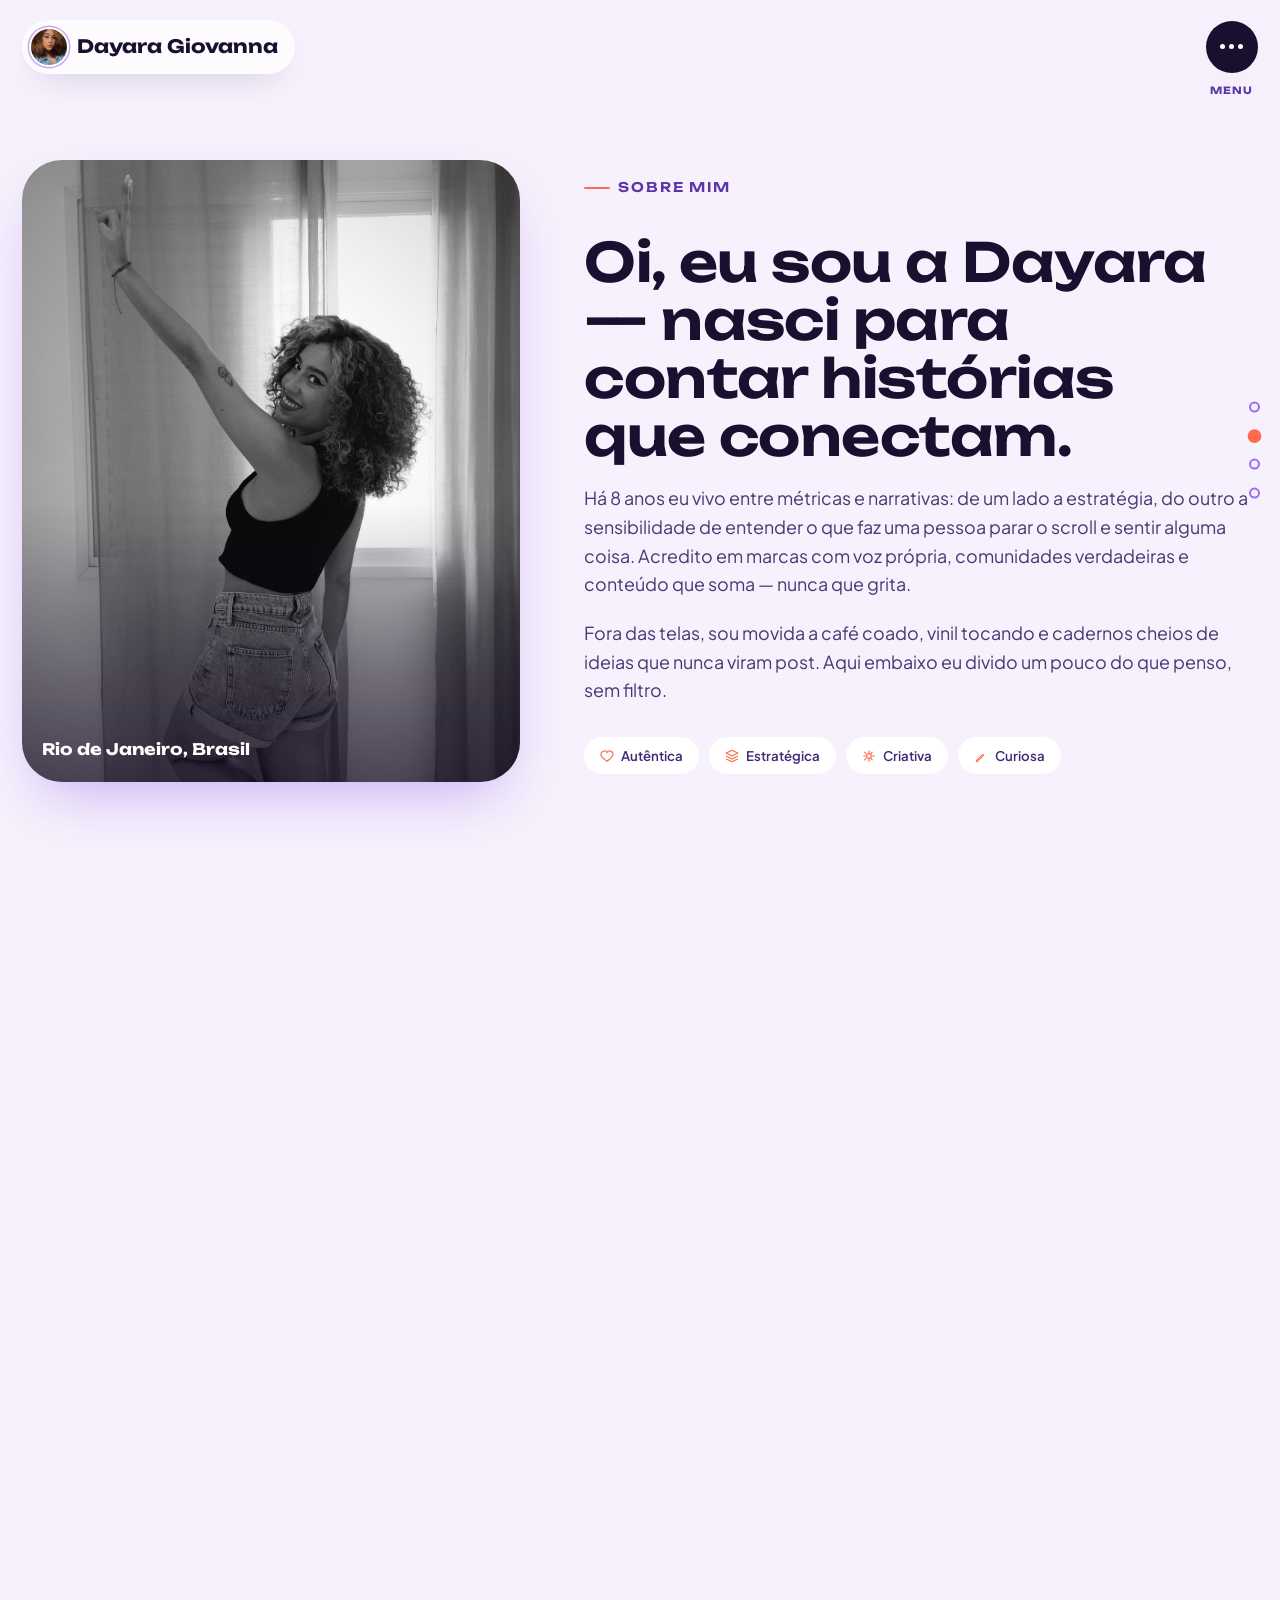
<file: sobre.html>
<!DOCTYPE html>
<html lang="pt-BR">
<head>
  <meta charset="UTF-8">
  <meta name="viewport" content="width=device-width, initial-scale=1.0">
  <title>Sobre mim — Dayara Giovanna Siqueira</title>
  <meta name="description" content="Conheça a Dayara Giovanna Siqueira: trajetória, valores e um feed pessoal de pensamentos sobre social media, criatividade e branding.">
  <meta name="theme-color" content="#7C3AED">
  <link rel="icon" href="data:image/svg+xml,<svg xmlns=%22http://www.w3.org/2000/svg%22 viewBox=%220 0 100 100%22><circle cx=%2250%22 cy=%2250%22 r=%2250%22 fill=%22%237C3AED%22/></svg>">
  <link rel="preconnect" href="https://fonts.googleapis.com">
  <link rel="preconnect" href="https://fonts.gstatic.com" crossorigin>
  <link rel="stylesheet" href="assets/css/base.css">
  <link rel="stylesheet" href="assets/css/sobre.css">
</head>
<body data-page="sobre">
  <a class="skip-link" href="#conteudo">Pular para o conteúdo</a>

  <header class="site-header">
    <div class="container">
      <a class="brand-mark" href="index.html" aria-label="Dayara Giovanna Siqueira, página inicial">
        <span class="brand-mark__dot"><img src="assets/img/hero-retrato.jpg" alt="" loading="eager"></span>
        <span class="brand-mark__name">Dayara Giovanna</span>
      </a>
      <button class="nav-toggle" type="button" aria-expanded="false" aria-controls="menu-principal">
        <span class="nav-toggle__icon" aria-hidden="true">
          <span class="nav-toggle__dots"><span></span><span></span><span></span></span>
          <svg class="nav-toggle__x" viewBox="0 0 24 24" fill="none"><path d="M6 6l12 12M18 6 6 18" stroke="currentColor" stroke-width="2.4" stroke-linecap="round"/></svg>
        </span>
        <span class="nav-toggle__label">Menu</span>
        <span class="visually-hidden">Abrir menu de navegação</span>
      </button>
    </div>
  </header>

  <nav class="nav-overlay" id="menu-principal" aria-label="Navegação principal">
    <div class="nav-overlay__links">
      <div class="nav-overlay__item"><a class="nav-overlay__link" data-nav-link="home" href="index.html"><span class="num">01</span> Início</a></div>
      <div class="nav-overlay__item"><a class="nav-overlay__link" data-nav-link="sobre" href="sobre.html"><span class="num">02</span> Minha história</a></div>
      <div class="nav-overlay__item"><a class="nav-overlay__link" data-nav-link="servicos" href="servicos.html"><span class="num">03</span> Soluções</a></div>
      <div class="nav-overlay__item"><a class="nav-overlay__link" data-nav-link="contato" href="contato.html"><span class="num">04</span> Fale Comigo</a></div>
    </div>
    <div class="nav-overlay__side">
      <div class="nav-overlay__blob" aria-hidden="true"></div>
      <p class="nav-overlay__quote">"Autenticidade não é tendência, é estratégia de longo prazo."</p>
      <div class="nav-overlay__meta">
        <a href="mailto:ola@dayarasiqueira.com">ola@dayarasiqueira.com</a>
        <a href="https://instagram.com" target="_blank" rel="noopener">Instagram ↗</a>
        <a href="https://linkedin.com" target="_blank" rel="noopener">LinkedIn ↗</a>
      </div>
    </div>
  </nav>

  <nav class="dot-rail" aria-label="Navegação rápida entre seções">
    <div class="dot-rail__item" data-nav-link="home"><a class="dot-rail__dot" href="index.html" aria-label="Início"></a><span class="dot-rail__tip">Início</span></div>
    <div class="dot-rail__item" data-nav-link="sobre"><a class="dot-rail__dot" href="sobre.html" aria-label="Minha história"></a><span class="dot-rail__tip">Minha história</span></div>
    <div class="dot-rail__item" data-nav-link="servicos"><a class="dot-rail__dot" href="servicos.html" aria-label="Soluções"></a><span class="dot-rail__tip">Soluções</span></div>
    <div class="dot-rail__item" data-nav-link="contato"><a class="dot-rail__dot" href="contato.html" aria-label="Fale Comigo"></a><span class="dot-rail__tip">Fale Comigo</span></div>
  </nav>

  <main id="conteudo">
    <section class="section about-hero">
      <div class="container">
        <div class="about-hero__photo reveal">
          <div class="about-hero__deco" aria-hidden="true"></div>
          <img src="assets/img/sobre-retrato-03.jpg" alt="Dayara Giovanna Siqueira sorrindo, com braço erguido, em ambiente iluminado" loading="eager">
          <span class="about-hero__tag">Rio de Janeiro, Brasil</span>
        </div>
        <div class="about-hero__copy reveal">
          <p class="eyebrow">Sobre mim</p>
          <h1 class="text-balance">Oi, eu sou a Dayara — nasci para contar histórias que conectam.</h1>
          <p>Há 8 anos eu vivo entre métricas e narrativas: de um lado a estratégia, do outro a sensibilidade de entender o que faz uma pessoa parar o scroll e sentir alguma coisa. Acredito em marcas com voz própria, comunidades verdadeiras e conteúdo que soma — nunca que grita.</p>
          <p>Fora das telas, sou movida a café coado, vinil tocando e cadernos cheios de ideias que nunca viram post. Aqui embaixo eu divido um pouco do que penso, sem filtro.</p>
          <div class="trait-list">
            <span class="pill"><svg viewBox="0 0 24 24" fill="none"><path d="M12 21s-7-4.3-9.5-8.6C.7 8.1 2 4.5 5.6 4a5 5 0 0 1 6.4 2 5 5 0 0 1 6.4-2c3.6.5 4.9 4.1 3.1 7.4C19 16.7 12 21 12 21Z" stroke="currentColor" stroke-width="2"/></svg> Autêntica</span>
            <span class="pill"><svg viewBox="0 0 24 24" fill="none"><path d="M12 2 2 7l10 5 10-5-10-5Z" stroke="currentColor" stroke-width="2" stroke-linejoin="round"/><path d="M2 17l10 5 10-5M2 12l10 5 10-5" stroke="currentColor" stroke-width="2" stroke-linejoin="round"/></svg> Estratégica</span>
            <span class="pill"><svg viewBox="0 0 24 24" fill="none"><path d="M12 3v3m0 12v3m9-9h-3M6 12H3m14.5-6.5-2 2m-9 9-2 2m0-13 2 2m9 9 2 2" stroke="currentColor" stroke-width="2" stroke-linecap="round"/><circle cx="12" cy="12" r="4" stroke="currentColor" stroke-width="2"/></svg> Criativa</span>
            <span class="pill"><svg viewBox="0 0 24 24" fill="none"><path d="M4 20 15 9l1.5 1.5L5.5 21.5H4V20Z" stroke="currentColor" stroke-width="1.8" stroke-linejoin="round"/></svg> Curiosa</span>
          </div>
        </div>
      </div>
    </section>

    <section class="section" id="feed" aria-labelledby="feed-titulo">
      <div class="container">
        <div class="feed-head reveal">
          <p class="eyebrow" style="justify-content:center">Feed de pensamentos</p>
          <h2 id="feed-titulo" class="text-balance">Um cantinho pessoal, direto da minha cabeça.</h2>
          <p>Reflexões soltas sobre marcas, criatividade e o dia a dia de quem vive de contar histórias nas redes.</p>
        </div>

        <div class="feed-list">
          <article class="feed-post reveal">
            <span class="feed-post__avatar"><img src="assets/img/sobre-retrato-01.jpg" alt="" loading="lazy"></span>
            <div class="feed-post__bubble">
              <div class="feed-post__meta"><span class="feed-post__tag">Sobre estratégia</span><span class="feed-post__time">há 2 dias</span></div>
              <p>Gente pergunta muito "qual a melhor hora pra postar?" — e eu sempre respondo: a melhor hora é quando você tem algo de verdade pra dizer. O resto é detalhe.</p>
              <div class="feed-post__reactions"><span>❤ 214</span><span>💬 38</span><span>🔁 12</span></div>
            </div>
          </article>

          <article class="feed-post feed-post--right reveal">
            <span class="feed-post__avatar"><img src="assets/img/sobre-retrato-02.jpg" alt="" loading="lazy"></span>
            <div class="feed-post__bubble">
              <div class="feed-post__meta"><span class="feed-post__tag">Bastidores</span><span class="feed-post__time">há 5 dias</span></div>
              <p>Passei a tarde toda editando 40 segundos de vídeo. Ninguém fala o quanto criatividade também é disciplina silenciosa.</p>
              <div class="feed-post__reactions"><span>❤ 341</span><span>💬 52</span><span>🔁 19</span></div>
            </div>
          </article>

          <article class="feed-post reveal">
            <span class="feed-post__avatar"><img src="assets/img/sobre-retrato-01.jpg" alt="" loading="lazy"></span>
            <div class="feed-post__bubble">
              <div class="feed-post__meta"><span class="feed-post__tag">Opinião</span><span class="feed-post__time">há 1 semana</span></div>
              <p>Tendência a gente até usa. Mas a marca que só segue tendência nunca constrói identidade. Comunidade se cria com repetição de valores, não de formatos.</p>
              <div class="feed-post__reactions"><span>❤ 489</span><span>💬 71</span><span>🔁 33</span></div>
            </div>
          </article>

          <article class="feed-post feed-post--right reveal">
            <span class="feed-post__avatar"><img src="assets/img/sobre-retrato-04.jpg" alt="" loading="lazy"></span>
            <div class="feed-post__bubble">
              <div class="feed-post__meta"><span class="feed-post__tag">Aprendizado</span><span class="feed-post__time">há 2 semanas</span></div>
              <p>O melhor feedback que recebi esse ano: "parece que você escreveu pensando só em mim". É isso. Comunicação boa é sempre uma conversa de um para um, mesmo com mil pessoas olhando.</p>
              <div class="feed-post__reactions"><span>❤ 522</span><span>💬 64</span><span>🔁 28</span></div>
            </div>
          </article>

          <article class="feed-post reveal">
            <span class="feed-post__avatar"><img src="assets/img/sobre-retrato-01.jpg" alt="" loading="lazy"></span>
            <div class="feed-post__bubble">
              <div class="feed-post__meta"><span class="feed-post__tag">Sobre criatividade</span><span class="feed-post__time">há 3 semanas</span></div>
              <p>Ideia boa raramente chega sentada na mesa às 9h. Chega no banho, no trânsito, no meio de uma música. Por isso sempre tenho um caderninho por perto — ou pelo menos o bloco de notas do celular lotado de ideias soltas.</p>
              <div class="feed-post__reactions"><span>❤ 298</span><span>💬 41</span><span>🔁 15</span></div>
            </div>
          </article>
        </div>
      </div>
    </section>

    <section class="section" aria-labelledby="trajetoria-titulo">
      <div class="container">
        <div class="feed-head reveal">
          <p class="eyebrow" style="justify-content:center">Trajetória</p>
          <h2 id="trajetoria-titulo" class="text-balance">Como cheguei até aqui.</h2>
        </div>
        <ol class="timeline reveal">
          <li class="timeline__item">
            <span class="timeline__dot" aria-hidden="true"></span>
            <span class="timeline__year">2017</span>
            <h3>Primeiros passos em publicidade</h3>
            <p>Comecei estagiando em uma agência local, aprendendo na prática como uma boa ideia vira campanha.</p>
          </li>
          <li class="timeline__item">
            <span class="timeline__dot" aria-hidden="true"></span>
            <span class="timeline__year">2019</span>
            <h3>Especialização em redes sociais</h3>
            <p>Assumi a gestão de contas de moda e beleza, dobrando engajamento médio das marcas em 6 meses.</p>
          </li>
          <li class="timeline__item">
            <span class="timeline__dot" aria-hidden="true"></span>
            <span class="timeline__year">2021</span>
            <h3>Abri meu próprio estúdio criativo</h3>
            <p>Decidi atender marcas de forma independente, unindo estratégia, produção de conteúdo e copywriting sob o mesmo teto.</p>
          </li>
          <li class="timeline__item">
            <span class="timeline__dot" aria-hidden="true"></span>
            <span class="timeline__year">Hoje</span>
            <h3>+45 marcas, uma missão só</h3>
            <p>Ajudar negócios a se comunicarem com propósito, criatividade e resultado mensurável.</p>
          </li>
        </ol>
      </div>
    </section>

    <section class="section">
      <div class="container">
        <div class="feed-head reveal">
          <p class="eyebrow" style="justify-content:center">Bastidores</p>
          <h2 class="text-balance">Um pouco do meu dia a dia por trás das câmeras.</h2>
        </div>
        <div class="about-gallery reveal-stagger">
          <div class="about-gallery__item"><img src="assets/img/sobre-retrato-02.jpg" alt="Dayara em still preto e branco, olhando por cima do ombro" loading="lazy"></div>
          <div class="about-gallery__item"><img src="assets/img/servicos-camera.jpg" alt="Dayara segurando uma câmera Nikon, pronta para fotografar" loading="lazy"></div>
          <div class="about-gallery__item"><img src="assets/img/sobre-retrato-04.jpg" alt="Retrato artístico de Dayara em preto e branco" loading="lazy"></div>
        </div>
      </div>
    </section>

    <section class="section">
      <div class="container">
        <div class="cta-band reveal">
          <p class="eyebrow">Gostou do que leu?</p>
          <h2 class="text-balance" style="max-width: 22ch;">Vamos colocar essas ideias para trabalhar na sua marca.</h2>
          <a class="btn btn--primary" href="contato.html">
            Fale comigo
            <svg viewBox="0 0 24 24" fill="none" aria-hidden="true"><path d="M7 17 17 7M17 7H9M17 7V15" stroke="currentColor" stroke-width="2.2" stroke-linecap="round" stroke-linejoin="round"/></svg>
          </a>
        </div>
      </div>
    </section>
  </main>

  <footer class="site-footer">
    <div class="footer-blob" aria-hidden="true"></div>
    <div class="container">
      <div class="footer-grid">
        <div class="footer-brand">
          <h3>Dayara Giovanna Siqueira</h3>
          <p>Social media & estrategista de conteúdo, criando comunicação que conecta marcas a pessoas.</p>
        </div>
        <div class="footer-col">
          <h4>Navegação</h4>
          <ul>
            <li><a href="index.html">Início</a></li>
            <li><a href="sobre.html">Minha história</a></li>
            <li><a href="servicos.html">Soluções</a></li>
            <li><a href="contato.html">Fale Comigo</a></li>
          </ul>
        </div>
        <div class="footer-col">
          <h4>Conecte-se</h4>
          <ul>
            <li><a href="mailto:ola@dayarasiqueira.com">ola@dayarasiqueira.com</a></li>
            <li><a href="https://instagram.com" target="_blank" rel="noopener">Instagram</a></li>
            <li><a href="https://linkedin.com" target="_blank" rel="noopener">LinkedIn</a></li>
          </ul>
        </div>
      </div>
      <div class="footer-bottom">
        <span>© 2026 Dayara Giovanna Siqueira. Todos os direitos reservados.</span>
        <span>Protótipo de projeto — pessoa fictícia.</span>
      </div>
    </div>
  </footer>

  <script src="assets/js/main.js"></script>
</body>
</html>
</file>
<file: assets/css/base.css>
/* ==========================================================================
   DAYARA GIOVANNA — DESIGN SYSTEM BASE
   Tokens, reset, tipografia, navegação e componentes globais
   ========================================================================== */

@import url('https://fonts.googleapis.com/css2?family=Unbounded:wght@400;500;600;700;800;900&family=Plus+Jakarta+Sans:ital,wght@0,400;0,500;0,600;0,700;0,800;1,500&display=swap');

:root {
  /* ---- Paleta: roxo lilás + acentos vibrantes de publicidade ---- */
  --lilac-bg: #F6F1FC;
  --lilac-bg-soft: #FBF8FE;
  --lilac-panel: #ECE1FA;
  --lilac-panel-2: #E3D2F9;
  --white: #FFFFFF;

  --purple-950: #170B2B;
  --purple-800: #2E1A54;
  --purple-700: #402876;
  --purple-600: #5B34A8;
  --purple-500: #7C3AED;
  --purple-400: #9B6CF2;
  --purple-300: #C4A8F5;
  --purple-200: #DFCBFA;
  --purple-100: #EFE6FC;

  --coral-600: #E24E3B;
  --coral-500: #FF6B4D;
  --coral-300: #FFB199;
  --coral-100: #FFE4DA;

  --mint-600: #0FAE8C;
  --mint-500: #21CDA8;
  --mint-100: #D6F7EE;

  --gold-500: #FFC24B;
  --gold-100: #FFEFCE;

  --ink: #1B0F30;
  --body-text: #4A3873;
  --muted: #7863A3;
  --line: rgba(64, 40, 118, 0.14);

  /* ---- Tipografia ---- */
  --font-display: 'Unbounded', system-ui, sans-serif;
  --font-body: 'Plus Jakarta Sans', system-ui, sans-serif;

  --fs-xs: clamp(0.78rem, 0.75rem + 0.1vw, 0.85rem);
  --fs-sm: clamp(0.9rem, 0.87rem + 0.15vw, 1rem);
  --fs-base: clamp(1rem, 0.96rem + 0.2vw, 1.125rem);
  --fs-md: clamp(1.2rem, 1.1rem + 0.4vw, 1.5rem);
  --fs-lg: clamp(1.6rem, 1.38rem + 0.8vw, 2.1rem);
  --fs-xl: clamp(1.9rem, 1.45rem + 1.4vw, 3.1rem);
  --fs-2xl: clamp(2.1rem, 1.6rem + 2.2vw, 4.6rem);
  --fs-3xl: clamp(2.4rem, 1.7rem + 3.7vw, 6.5rem);

  /* ---- Espaçamento ---- */
  --space-2xs: 0.4rem;
  --space-xs: 0.75rem;
  --space-sm: 1.25rem;
  --space-md: 2rem;
  --space-lg: 3.5rem;
  --space-xl: 6rem;
  --space-2xl: 9rem;

  --container: 1240px;
  --radius-sm: 14px;
  --radius-md: 26px;
  --radius-lg: 40px;
  --radius-pill: 999px;

  --ease-out: cubic-bezier(0.16, 1, 0.3, 1);
  --ease-soft: cubic-bezier(0.4, 0, 0.2, 1);
  --dur-fast: 0.25s;
  --dur-base: 0.5s;
  --dur-slow: 0.9s;

  --shadow-soft: 0 20px 50px -25px rgba(46, 26, 84, 0.35);
  --shadow-card: 0 14px 34px -18px rgba(46, 26, 84, 0.28);
  --shadow-lift: 0 26px 60px -20px rgba(124, 58, 237, 0.4);
}

/* ---- Reset ---- */
*, *::before, *::after { box-sizing: border-box; }
* { margin: 0; }
html { scroll-behavior: smooth; }
@media (prefers-reduced-motion: reduce) {
  html { scroll-behavior: auto; }
  *, *::before, *::after {
    animation-duration: 0.001ms !important;
    animation-iteration-count: 1 !important;
    transition-duration: 0.001ms !important;
    scroll-behavior: auto !important;
  }
}

html, body { height: 100%; }
html { overflow-x: hidden; }
body {
  font-family: var(--font-body);
  font-size: var(--fs-base);
  color: var(--body-text);
  background: var(--lilac-bg);
  line-height: 1.6;
  -webkit-font-smoothing: antialiased;
  overflow-x: hidden;
}

img, picture, video, svg { display: block; max-width: 100%; }
img { height: auto; }
a { color: inherit; text-decoration: none; }
ul, ol { list-style: none; padding: 0; }
button, input, textarea, select { font: inherit; color: inherit; }
button { cursor: pointer; background: none; border: none; }

h1, h2, h3, h4 {
  font-family: var(--font-display);
  color: var(--ink);
  line-height: 1.08;
  letter-spacing: -0.01em;
  font-weight: 600;
}

::selection { background: var(--purple-500); color: var(--white); }

:focus-visible {
  outline: 3px solid var(--purple-500);
  outline-offset: 3px;
  border-radius: 4px;
}

.container {
  width: min(100% - 2.8rem, var(--container));
  margin-inline: auto;
}

.skip-link {
  position: absolute;
  top: -100px;
  left: 1rem;
  background: var(--ink);
  color: var(--white);
  padding: 0.8rem 1.4rem;
  border-radius: var(--radius-sm);
  z-index: 999;
  transition: top var(--dur-fast) var(--ease-out);
}
.skip-link:focus { top: 1rem; }

.eyebrow {
  display: inline-flex;
  align-items: center;
  gap: 0.5rem;
  font-family: var(--font-display);
  font-size: var(--fs-xs);
  font-weight: 600;
  letter-spacing: 0.14em;
  text-transform: uppercase;
  color: var(--purple-600);
}
.eyebrow::before {
  content: '';
  width: 26px;
  height: 2px;
  background: var(--coral-500);
  border-radius: 2px;
}

.section {
  padding-block: var(--space-xl);
  position: relative;
}

.text-balance { text-wrap: balance; }

.highlight {
  position: relative;
  white-space: nowrap;
}
.highlight svg {
  position: absolute;
  left: -2%;
  bottom: -0.12em;
  width: 104%;
  height: 0.5em;
  z-index: -1;
  color: var(--gold-500);
}

/* ---- Botões ---- */
.btn {
  display: inline-flex;
  align-items: center;
  gap: 0.6rem;
  font-family: var(--font-display);
  font-weight: 600;
  font-size: var(--fs-sm);
  padding: 1.05rem 1.9rem;
  border-radius: var(--radius-pill);
  transition: transform var(--dur-fast) var(--ease-out), box-shadow var(--dur-fast) var(--ease-out), background var(--dur-fast) var(--ease-out);
  white-space: nowrap;
}
.btn svg { width: 18px; height: 18px; transition: transform var(--dur-fast) var(--ease-out); }
.btn:hover svg { transform: translate(3px, -3px); }
.btn:hover { transform: translateY(-3px); }
.btn:active { transform: translateY(-1px); }

.btn--primary {
  background: var(--ink);
  color: var(--white);
  box-shadow: var(--shadow-card);
}
.btn--primary:hover { background: var(--purple-500); box-shadow: var(--shadow-lift); }

.btn--coral {
  background: var(--coral-500);
  color: var(--white);
  box-shadow: 0 18px 40px -16px rgba(226, 78, 59, 0.55);
}
.btn--coral:hover { background: var(--coral-600); }

.btn--outline {
  background: transparent;
  color: var(--ink);
  border: 1.5px solid var(--line);
}
.btn--outline:hover { border-color: var(--purple-500); background: var(--purple-100); }

.btn--ghost {
  background: var(--white);
  color: var(--ink);
  box-shadow: var(--shadow-card);
}
.btn--ghost:hover { background: var(--purple-100); }

/* ---- Tag / pill ---- */
.pill {
  display: inline-flex;
  align-items: center;
  gap: 0.45rem;
  font-size: var(--fs-xs);
  font-weight: 600;
  padding: 0.5rem 1rem;
  border-radius: var(--radius-pill);
  background: var(--white);
  color: var(--purple-700);
  box-shadow: var(--shadow-card);
}

/* ==========================================================================
   NAVEGAÇÃO — marca fixa + gatilho de menu + overlay fullscreen
   ========================================================================== */

.site-header {
  position: fixed;
  inset: 0 0 auto 0;
  z-index: 250;
  padding: var(--space-sm) 0 0;
  pointer-events: none;
}
.site-header .container {
  display: flex;
  align-items: center;
  justify-content: space-between;
}

.brand-mark {
  pointer-events: auto;
  display: inline-flex;
  align-items: center;
  gap: 0.6rem;
  font-family: var(--font-display);
  font-weight: 700;
  font-size: 1.15rem;
  color: var(--ink);
  background: rgba(255,255,255,0.72);
  backdrop-filter: blur(14px);
  padding: 0.55rem 1.1rem 0.55rem 0.55rem;
  border-radius: var(--radius-pill);
  box-shadow: var(--shadow-card);
  transition: transform var(--dur-fast) var(--ease-out);
}
.brand-mark:hover { transform: translateY(-2px); }
.brand-mark__dot {
  width: 36px;
  height: 36px;
  border-radius: 50%;
  overflow: hidden;
  flex-shrink: 0;
  box-shadow: 0 0 0 2px var(--white), 0 0 0 3.5px var(--purple-300);
}
.brand-mark__dot img {
  width: 100%;
  height: 100%;
  object-fit: cover;
  object-position: center 60%;
  display: block;
}

/* Gatilho do menu: três pontinhos que dão lugar a um X ao abrir */
.nav-toggle {
  pointer-events: auto;
  position: relative;
  width: 52px;
  height: 52px;
  border-radius: 50%;
  background: var(--ink);
  box-shadow: var(--shadow-lift);
  display: grid;
  place-items: center;
  transition: transform var(--dur-fast) var(--ease-out), background var(--dur-fast) var(--ease-out);
}
.nav-toggle:hover { transform: scale(1.06); }

.nav-toggle__icon {
  position: relative;
  width: 18px;
  height: 18px;
  display: flex;
  align-items: center;
  justify-content: center;
}
.nav-toggle__dots {
  position: absolute;
  inset: 0;
  display: flex;
  align-items: center;
  justify-content: center;
  gap: 4px;
  transition: opacity var(--dur-fast) var(--ease-out), transform var(--dur-fast) var(--ease-out);
}
.nav-toggle__dots span {
  width: 5px;
  height: 5px;
  border-radius: 50%;
  background: var(--white);
  flex-shrink: 0;
}
.nav-toggle__x {
  position: absolute;
  inset: 0;
  width: 18px;
  height: 18px;
  color: var(--white);
  opacity: 0;
  transform: rotate(-35deg) scale(0.5);
  transition: opacity var(--dur-base) var(--ease-out), transform var(--dur-base) var(--ease-out);
}
.nav-toggle[aria-expanded="true"] .nav-toggle__dots {
  opacity: 0;
  transform: scale(0.4);
}
.nav-toggle[aria-expanded="true"] .nav-toggle__x {
  opacity: 1;
  transform: rotate(0deg) scale(1);
}

.nav-toggle__label {
  position: absolute;
  bottom: -1.6rem;
  font-family: var(--font-display);
  font-size: 0.62rem;
  letter-spacing: 0.12em;
  text-transform: uppercase;
  color: var(--purple-600);
  font-weight: 700;
}
.nav-toggle[aria-expanded="true"] { background: var(--coral-500); }

.nav-overlay {
  position: fixed;
  inset: 0;
  z-index: 200;
  background: var(--purple-950);
  display: grid;
  grid-template-columns: 1.15fr 0.85fr;
  visibility: hidden;
  opacity: 0;
  transition: opacity var(--dur-base) var(--ease-soft), visibility 0s linear var(--dur-base);
}
.nav-overlay.is-open {
  visibility: visible;
  opacity: 1;
  transition: opacity var(--dur-base) var(--ease-soft);
}
.nav-overlay__links {
  padding: clamp(6.5rem, 10vw, 9rem) clamp(1.8rem, 6vw, 6rem) var(--space-lg);
  display: flex;
  flex-direction: column;
  justify-content: center;
  gap: 0.4rem;
  position: relative;
}
.nav-overlay__item {
  overflow: hidden;
}
.nav-overlay__link {
  display: flex;
  align-items: baseline;
  gap: 1.1rem;
  font-family: var(--font-display);
  font-size: clamp(2.6rem, 5.5vw, 5rem);
  font-weight: 600;
  color: var(--purple-200);
  padding: 0.28em 0;
  transform: translateY(110%);
  transition: transform var(--dur-slow) var(--ease-out), color var(--dur-fast) var(--ease-out);
  border-bottom: 1px solid rgba(255,255,255,0.08);
}
.nav-overlay.is-open .nav-overlay__link { transform: translateY(0); }
.nav-overlay__link span.num {
  font-family: var(--font-body);
  font-size: 0.85rem;
  font-weight: 600;
  color: var(--coral-500);
}
.nav-overlay__link:hover,
.nav-overlay__link:focus-visible,
.nav-overlay__link[aria-current="page"] {
  color: var(--white);
}
.nav-overlay__link:hover span.num,
.nav-overlay__link[aria-current="page"] span.num { color: var(--mint-500); }

.nav-overlay__side {
  background: var(--purple-800);
  padding: clamp(6.5rem, 10vw, 9rem) clamp(1.8rem, 5vw, 4rem) var(--space-lg);
  display: flex;
  flex-direction: column;
  justify-content: space-between;
  position: relative;
  overflow: hidden;
}
.nav-overlay__quote {
  font-family: var(--font-display);
  font-size: var(--fs-md);
  color: var(--purple-100);
  max-width: 24ch;
  line-height: 1.3;
}
.nav-overlay__meta {
  display: flex;
  flex-direction: column;
  gap: 1.1rem;
}
.nav-overlay__meta a {
  font-weight: 600;
  color: var(--purple-200);
  border-bottom: 1px solid transparent;
  transition: color var(--dur-fast), border-color var(--dur-fast);
  width: fit-content;
}
.nav-overlay__meta a:hover { color: var(--white); border-color: var(--coral-500); }
.nav-overlay__blob {
  position: absolute;
  right: -20%;
  bottom: -15%;
  width: 60%;
  aspect-ratio: 1;
  background: radial-gradient(circle at 30% 30%, var(--purple-500), transparent 70%);
  filter: blur(10px);
  opacity: 0.55;
  border-radius: 50%;
}

body.nav-open { overflow: hidden; }

/* ---- Trilho de pontos (navegação secundária, desktop) ---- */
.dot-rail {
  position: fixed;
  right: var(--space-sm);
  top: 50%;
  transform: translateY(-50%);
  z-index: 90;
  display: flex;
  flex-direction: column;
  align-items: center;
  gap: 1.1rem;
  pointer-events: auto;
}
.dot-rail__item { position: relative; display: flex; align-items: center; }
.dot-rail__dot {
  width: 11px;
  height: 11px;
  border-radius: 50%;
  border: 2px solid var(--purple-400);
  background: transparent;
  transition: background var(--dur-fast), transform var(--dur-fast), border-color var(--dur-fast);
}
.dot-rail__item[aria-current="page"] .dot-rail__dot,
.dot-rail__item:hover .dot-rail__dot {
  background: var(--coral-500);
  border-color: var(--coral-500);
  transform: scale(1.25);
}
.dot-rail__tip {
  position: absolute;
  right: 130%;
  white-space: nowrap;
  font-family: var(--font-display);
  font-size: 0.7rem;
  font-weight: 600;
  letter-spacing: 0.06em;
  text-transform: uppercase;
  background: var(--ink);
  color: var(--white);
  padding: 0.35rem 0.7rem;
  border-radius: var(--radius-pill);
  opacity: 0;
  transform: translateX(6px);
  transition: opacity var(--dur-fast) var(--ease-out), transform var(--dur-fast) var(--ease-out);
}
.dot-rail__item:hover .dot-rail__tip,
.dot-rail__item:focus-within .dot-rail__tip { opacity: 1; transform: translateX(0); }

@media (max-width: 960px) {
  .dot-rail { display: none; }
}

@media (max-width: 760px) {
  .nav-overlay { grid-template-columns: 1fr; }
  .nav-overlay__side { display: none; }
  .nav-overlay__links { padding: clamp(6rem, 22vw, 7.5rem) 1.6rem var(--space-lg); }
  .nav-overlay__link { font-size: clamp(2.1rem, 11vw, 2.8rem); gap: 0.8rem; }
}

@media (max-width: 420px) {
  .brand-mark__name { display: none; }
  .brand-mark { padding: 0.55rem; }
}

/* ---- Banner de chamada (CTA), reutilizado em várias páginas ---- */
.cta-band {
  background: linear-gradient(135deg, var(--purple-500), var(--coral-500));
  border-radius: var(--radius-lg);
  padding: clamp(3rem, 7vw, 5rem);
  text-align: center;
  color: var(--white);
  position: relative;
  overflow: hidden;
}
.cta-band .eyebrow { justify-content: center; color: rgba(255,255,255,0.85); }
.cta-band .eyebrow::before { background: var(--white); }
.cta-band h2 {
  color: var(--white);
  font-size: var(--fs-2xl);
  max-width: 20ch;
  margin: 1rem auto 0.9rem;
}
.cta-band p { color: rgba(255,255,255,0.88); max-width: 46ch; margin: 0 auto var(--space-md); }
.cta-band .btn--primary { background: var(--white); color: var(--ink); box-shadow: 0 20px 50px -20px rgba(0,0,0,0.4); }
.cta-band .btn--primary:hover { background: var(--ink); color: var(--white); }

/* ---- Rodapé ---- */
.site-footer {
  background: var(--ink);
  color: var(--purple-200);
  padding-block: var(--space-lg) var(--space-md);
  position: relative;
  overflow: hidden;
}
.site-footer a { transition: color var(--dur-fast); }
.site-footer a:hover { color: var(--white); }
.footer-grid {
  display: grid;
  grid-template-columns: 1.3fr 1fr 1fr;
  gap: var(--space-md);
  padding-bottom: var(--space-lg);
  border-bottom: 1px solid rgba(255,255,255,0.1);
}
.footer-brand h3 {
  color: var(--white);
  font-size: var(--fs-lg);
  margin-bottom: 1rem;
}
.footer-brand p { max-width: 36ch; color: var(--purple-300); }
.footer-col h4 {
  font-family: var(--font-display);
  color: var(--white);
  font-size: 0.85rem;
  letter-spacing: 0.08em;
  text-transform: uppercase;
  margin-bottom: 1.1rem;
}
.footer-col ul { display: flex; flex-direction: column; gap: 0.7rem; }
.footer-bottom {
  display: flex;
  justify-content: space-between;
  align-items: center;
  flex-wrap: wrap;
  gap: 1rem;
  padding-top: var(--space-md);
  font-size: var(--fs-xs);
  color: var(--purple-400);
}
.footer-blob {
  position: absolute;
  top: -30%;
  left: -10%;
  width: 40%;
  aspect-ratio: 1;
  background: radial-gradient(circle, var(--purple-700), transparent 70%);
  opacity: 0.5;
}

@media (max-width: 760px) {
  .footer-grid { grid-template-columns: 1fr; gap: var(--space-lg); }
}

/* ---- Cursor de destaque (desktop com ponteiro fino) ---- */
.cursor-dot {
  position: fixed;
  top: 0; left: 0;
  width: 14px; height: 14px;
  border-radius: 50%;
  background: var(--coral-500);
  pointer-events: none;
  z-index: 999;
  mix-blend-mode: difference;
  transform: translate(-50%, -50%);
  transition: width var(--dur-fast) var(--ease-out), height var(--dur-fast) var(--ease-out), opacity var(--dur-fast);
  opacity: 0;
}
.cursor-dot.is-active { opacity: 1; }
.cursor-dot.is-big { width: 46px; height: 46px; }

@media (hover: none), (pointer: coarse) {
  .cursor-dot { display: none; }
}

/* ---- Reveal on scroll ---- */
.reveal {
  opacity: 0;
  transform: translateY(36px);
  transition: opacity 0.9s var(--ease-out), transform 0.9s var(--ease-out);
}
.reveal.is-visible { opacity: 1; transform: translateY(0); }
.reveal-stagger > * {
  opacity: 0;
  transform: translateY(30px);
  transition: opacity 0.7s var(--ease-out), transform 0.7s var(--ease-out);
}
.reveal-stagger.is-visible > * { opacity: 1; transform: translateY(0); }
.reveal-stagger.is-visible > *:nth-child(1) { transition-delay: 0.02s; }
.reveal-stagger.is-visible > *:nth-child(2) { transition-delay: 0.1s; }
.reveal-stagger.is-visible > *:nth-child(3) { transition-delay: 0.18s; }
.reveal-stagger.is-visible > *:nth-child(4) { transition-delay: 0.26s; }
.reveal-stagger.is-visible > *:nth-child(5) { transition-delay: 0.34s; }
.reveal-stagger.is-visible > *:nth-child(6) { transition-delay: 0.42s; }

/* ---- Marquee ---- */
.marquee {
  overflow: hidden;
  white-space: nowrap;
  border-block: 1.5px solid var(--line);
  padding-block: var(--space-sm);
}
.marquee__track {
  display: inline-flex;
  animation: marquee 28s linear infinite;
  will-change: transform;
  backface-visibility: hidden;
}
.marquee__group {
  display: inline-flex;
  align-items: center;
  gap: 2.5rem;
  padding-right: 2.5rem;
  flex-shrink: 0;
}
.marquee__group span {
  font-family: var(--font-display);
  font-size: clamp(1.1rem, 2.4vw, 1.9rem);
  color: var(--purple-300);
  display: inline-flex;
  align-items: center;
  gap: 2.5rem;
}
.marquee__group span::after { content: '✦'; color: var(--coral-500); font-size: 1rem; }
@keyframes marquee {
  from { transform: translate3d(0, 0, 0); }
  to { transform: translate3d(-50%, 0, 0); }
}

/* ---- Skip/util ---- */
.visually-hidden {
  position: absolute !important;
  width: 1px; height: 1px;
  overflow: hidden;
  clip: rect(0 0 0 0);
  white-space: nowrap;
}

@media (max-width: 720px) {
  .section { padding-block: var(--space-lg); }
}
</file>
<file: assets/css/home.css>
/* ============================== HOME ============================== */

.hero {
  min-height: 100svh;
  display: grid;
  align-items: center;
  padding-top: clamp(6rem, 12vw, 9rem);
  padding-bottom: var(--space-lg);
  position: relative;
}
.hero .container {
  display: grid;
  grid-template-columns: 1.05fr 0.95fr;
  gap: clamp(2rem, 5vw, 4rem);
  align-items: center;
}

.hero-copy h1 {
  font-size: var(--fs-3xl);
  margin-block: 1.1rem 1.4rem;
}
.hero-copy p {
  max-width: 46ch;
  font-size: var(--fs-md);
  color: var(--body-text);
}
.hero-copy__actions {
  display: flex;
  flex-wrap: wrap;
  gap: 1rem;
  margin-top: var(--space-md);
}

.hero-stats {
  display: flex;
  gap: clamp(1.4rem, 4vw, 2.6rem);
  margin-top: var(--space-lg);
  flex-wrap: wrap;
}
.hero-stats__item strong {
  display: block;
  font-family: var(--font-display);
  font-size: var(--fs-lg);
  color: var(--ink);
}
.hero-stats__item span {
  font-size: var(--fs-xs);
  color: var(--muted);
  font-weight: 600;
  text-transform: uppercase;
  letter-spacing: 0.06em;
}

.hero-visual {
  position: relative;
  justify-self: center;
  width: min(100%, 420px);
  aspect-ratio: 3 / 4;
}
.hero-visual__ring {
  position: absolute;
  inset: -7%;
  border: 1.5px dashed var(--purple-400);
  border-radius: 62% 38% 55% 45% / 45% 40% 60% 55%;
  animation: spin 26s linear infinite;
}
.hero-visual__frame {
  position: absolute;
  inset: 0;
  overflow: hidden;
  border-radius: 62% 38% 55% 45% / 45% 40% 60% 55%;
  animation: blobmorph 14s ease-in-out infinite;
  box-shadow: var(--shadow-lift);
  background: var(--purple-200);
}
.hero-visual__frame img {
  width: 100%;
  height: 100%;
  object-fit: cover;
  object-position: center 60%;
}
@keyframes spin { to { transform: rotate(360deg); } }
@keyframes blobmorph {
  0%, 100% { border-radius: 62% 38% 55% 45% / 45% 40% 60% 55%; }
  50% { border-radius: 45% 55% 40% 60% / 55% 45% 55% 45%; }
}

.hero-visual__badge {
  position: absolute;
  display: inline-flex;
  align-items: center;
  gap: 0.5rem;
  background: var(--white);
  padding: 0.7rem 1rem;
  border-radius: var(--radius-pill);
  box-shadow: var(--shadow-card);
  font-family: var(--font-display);
  font-weight: 700;
  font-size: 0.85rem;
  color: var(--ink);
  animation: floaty 5s ease-in-out infinite;
}
.hero-visual__badge svg { width: 18px; height: 18px; }
.hero-visual__badge--like { top: 6%; left: -12%; color: var(--coral-600); animation-delay: 0.2s; }
.hero-visual__badge--like svg { color: var(--coral-500); }
.hero-visual__badge--comment { bottom: 16%; right: -14%; animation-delay: 1s; }
.hero-visual__badge--comment svg { color: var(--purple-500); }
.hero-visual__badge--play { bottom: -4%; left: 8%; animation-delay: 1.8s; }
.hero-visual__badge--play svg { color: var(--mint-600); }
@keyframes floaty {
  0%, 100% { transform: translateY(0); }
  50% { transform: translateY(-12px); }
}

.hero-scroll-cue {
  position: absolute;
  bottom: var(--space-md);
  left: 50%;
  transform: translateX(-50%);
  display: flex;
  flex-direction: column;
  align-items: center;
  gap: 0.5rem;
  color: var(--purple-500);
  font-size: var(--fs-xs);
  font-weight: 600;
  letter-spacing: 0.08em;
  text-transform: uppercase;
}
.hero-scroll-cue span.line {
  width: 1.5px;
  height: 34px;
  background: linear-gradient(var(--purple-500), transparent);
  animation: scrollcue 1.8s ease-in-out infinite;
}
@keyframes scrollcue {
  0% { transform: scaleY(0); transform-origin: top; }
  50% { transform: scaleY(1); transform-origin: top; }
  51% { transform-origin: bottom; }
  100% { transform: scaleY(0); transform-origin: bottom; }
}

@media (max-width: 900px) {
  .hero .container { grid-template-columns: 1fr; text-align: center; }
  .hero-copy p { margin-inline: auto; }
  .hero-copy__actions { justify-content: center; }
  .hero-stats { justify-content: center; }
  .hero-visual { margin-top: var(--space-md); width: min(100%, 320px); }
  .hero-visual__badge--like { top: 4%; left: -4%; right: auto; }
  .hero-visual__badge--comment { bottom: 14%; right: -4%; left: auto; }
  .hero-visual__badge--play { bottom: -3%; left: 6%; }
}

/* Acima de ~1280px o .container e o gap do grid do hero ficam travados no
   tamanho máximo, mas --fs-3xl continua crescendo com o vw da viewport
   inteira. A partir de 1915px esse descompasso faz o título quebrar linha
   dentro da coluna de texto — por isso o título ganha sua própria escala,
   mais contida, nessa faixa. */
@media (min-width: 1915px) {
  .hero-copy h1 { font-size: clamp(5rem, 4.4rem + 0.6vw, 5.6rem); }
}

@media (max-width: 420px) {
  .hero-visual { width: min(100%, 260px); }
  .hero-visual__badge {
    padding: 0.5rem 0.75rem;
    font-size: 0.72rem;
    gap: 0.35rem;
  }
  .hero-visual__badge svg { width: 14px; height: 14px; }
  .hero-visual__badge--like { left: -2%; }
  .hero-visual__badge--comment { right: -2%; }
  .hero-visual__badge--play { left: 4%; }
}

/* ---- Serviços preview ---- */
.services-preview__head {
  display: flex;
  justify-content: space-between;
  align-items: flex-end;
  gap: var(--space-md);
  margin-bottom: var(--space-lg);
  flex-wrap: wrap;
}
.services-preview__head h2 { font-size: var(--fs-2xl); max-width: 16ch; }

.services-grid {
  display: grid;
  grid-template-columns: repeat(4, 1fr);
  gap: 1.4rem;
}
.service-card {
  background: var(--white);
  border-radius: var(--radius-md);
  padding: var(--space-md) 1.6rem;
  box-shadow: var(--shadow-card);
  transition: transform var(--dur-base) var(--ease-out), box-shadow var(--dur-base) var(--ease-out);
  display: flex;
  flex-direction: column;
  gap: 1rem;
  position: relative;
}
.service-card:hover {
  transform: translateY(-10px);
  box-shadow: var(--shadow-lift);
}
.service-card__icon {
  width: 54px;
  height: 54px;
  border-radius: 16px;
  display: grid;
  place-items: center;
  background: var(--lilac-panel);
  color: var(--purple-600);
}
.service-card:nth-child(2) .service-card__icon { background: var(--coral-100); color: var(--coral-600); }
.service-card:nth-child(3) .service-card__icon { background: var(--mint-100); color: var(--mint-600); }
.service-card:nth-child(4) .service-card__icon { background: var(--gold-100); color: #B27A12; }
.service-card__icon svg { width: 26px; height: 26px; }
.service-card h3 { font-size: var(--fs-md); }
.service-card p { font-size: var(--fs-sm); color: var(--muted); flex-grow: 1; }
.service-card__link {
  font-family: var(--font-display);
  font-size: 0.8rem;
  font-weight: 700;
  display: inline-flex;
  align-items: center;
  gap: 0.4rem;
  color: var(--ink);
}
.service-card__link svg { width: 14px; height: 14px; transition: transform var(--dur-fast) var(--ease-out); }
.service-card:hover .service-card__link svg { transform: translate(3px, -3px); }

@media (max-width: 1080px) {
  .services-grid { grid-template-columns: repeat(2, 1fr); }
}
@media (max-width: 560px) {
  .services-grid { grid-template-columns: 1fr; }
}

/* ---- Manifesto / pull quote ---- */
.manifesto {
  background: var(--ink);
  border-radius: var(--radius-lg);
  padding: clamp(3rem, 8vw, 6rem) clamp(1.6rem, 6vw, 5rem);
  position: relative;
  overflow: hidden;
  text-align: center;
}
.manifesto__blob {
  position: absolute;
  width: 50%;
  aspect-ratio: 1;
  border-radius: 50%;
  filter: blur(20px);
  opacity: 0.45;
}
.manifesto__blob--a { top: -20%; left: -10%; background: var(--purple-600); }
.manifesto__blob--b { bottom: -25%; right: -10%; background: var(--coral-500); }
.manifesto p {
  position: relative;
  font-family: var(--font-display);
  font-size: clamp(1.35rem, 3vw, 3rem);
  color: var(--white);
  max-width: 22ch;
  margin-inline: auto;
  line-height: 1.25;
}
.manifesto cite {
  position: relative;
  display: block;
  margin-top: var(--space-md);
  font-style: normal;
  font-weight: 700;
  color: var(--purple-300);
  font-size: var(--fs-sm);
}

/* ---- Teaser do feed pessoal ---- */
.feed-teaser {
  display: grid;
  grid-template-columns: 0.9fr 1.1fr;
  gap: var(--space-lg);
  align-items: center;
}
.feed-teaser__bubble {
  background: var(--white);
  border-radius: 28px 28px 28px 6px;
  padding: var(--space-md);
  box-shadow: var(--shadow-card);
  max-width: 460px;
  position: relative;
}
.feed-teaser__bubble p {
  font-family: var(--font-display);
  font-size: var(--fs-md);
  color: var(--ink);
  line-height: 1.4;
}
.feed-teaser__author {
  display: flex;
  align-items: center;
  gap: 0.7rem;
  margin-top: var(--space-sm);
}
.feed-teaser__avatar {
  width: 40px; height: 40px;
  border-radius: 50%;
  overflow: hidden;
  flex-shrink: 0;
}
.feed-teaser__avatar img { width: 100%; height: 100%; object-fit: cover; }
.feed-teaser__author span { font-size: var(--fs-xs); color: var(--muted); font-weight: 600; }
.feed-teaser__reactions {
  position: absolute;
  bottom: -18px;
  right: 24px;
  background: var(--coral-500);
  color: var(--white);
  font-size: 0.75rem;
  font-weight: 700;
  padding: 0.35rem 0.75rem;
  border-radius: var(--radius-pill);
  box-shadow: var(--shadow-card);
}
.feed-teaser__copy h2 { font-size: var(--fs-2xl); margin-bottom: 1.1rem; }
.feed-teaser__copy p { max-width: 42ch; margin-bottom: var(--space-md); }

@media (max-width: 900px) {
  .feed-teaser { grid-template-columns: 1fr; }
  .feed-teaser__bubble { margin-inline: auto; }
}
</file>
<file: assets/css/contato.css>
/* ============================== CONTATO ============================== */

.contact-hero {
  min-height: 78svh;
  display: flex;
  align-items: center;
  padding-top: clamp(6rem, 12vw, 9rem);
  position: relative;
  /* overflow: hidden; */
  border-radius: 0 0 var(--radius-lg) var(--radius-lg);
  background: linear-gradient(160deg, var(--purple-100) 0%, var(--lilac-bg) 55%);
}
.contact-hero__blob {
  position: absolute;
  border-radius: 50%;
  filter: blur(6px);
  opacity: 0.55;
}
.contact-hero__blob--a {
  width: 38vw; aspect-ratio: 1;
  background: radial-gradient(circle at 35% 35%, var(--purple-400), transparent 70%);
  top: -12%; right: -8%;
  animation: driftA 16s ease-in-out infinite;
}
.contact-hero__blob--b {
  width: 26vw; aspect-ratio: 1;
  background: radial-gradient(circle at 35% 35%, var(--coral-300), transparent 70%);
  bottom: -14%; left: -6%;
  animation: driftB 18s ease-in-out infinite;
}
@keyframes driftA { 0%, 100% { transform: translate(0,0); } 50% { transform: translate(-3%, 4%); } }
@keyframes driftB { 0%, 100% { transform: translate(0,0); } 50% { transform: translate(4%, -3%); } }

.contact-hero__content { position: relative; text-align: center; }
.contact-hero__content h1 {
  font-size: var(--fs-3xl);
  max-width: 18ch;
  margin: 1rem auto 1.2rem;
}
.contact-hero__content p { max-width: 50ch; margin-inline: auto; font-size: var(--fs-md); }

.contact-hero__emojis {
  display: flex;
  justify-content: center;
  gap: 1rem;
  margin-top: var(--space-md);
  font-size: 1.6rem;
}
.contact-hero__emojis span { animation: floaty 4s ease-in-out infinite; }
.contact-hero__emojis span:nth-child(2) { animation-delay: 0.6s; }
.contact-hero__emojis span:nth-child(3) { animation-delay: 1.2s; }
.contact-hero__emojis span:nth-child(4) { animation-delay: 1.8s; }
@keyframes floaty { 0%, 100% { transform: translateY(0) rotate(0); } 50% { transform: translateY(-10px) rotate(-6deg); } }

/* ---- Cards de contato rápido ---- */
.quick-contact {
  display: grid;
  grid-template-columns: repeat(4, 1fr);
  gap: 1.2rem;
}
.quick-card {
  display: flex;
  flex-direction: column;
  gap: 1.4rem;
  padding: var(--space-md) 1.4rem;
  border-radius: var(--radius-md);
  color: var(--white);
  box-shadow: var(--shadow-card);
  transition: transform var(--dur-base) var(--ease-out), box-shadow var(--dur-base) var(--ease-out);
  position: relative;
  overflow: hidden;
}
.quick-card:hover { transform: translateY(-10px) rotate(-1deg); box-shadow: var(--shadow-lift); }
.quick-card--whatsapp { background: linear-gradient(145deg, #22C9A6, #0FAE8C); }
.quick-card--instagram { background: linear-gradient(145deg, #FF6B4D, #B83AED); }
.quick-card--email { background: linear-gradient(145deg, #7C3AED, #4A2B82); }
.quick-card--linkedin { background: linear-gradient(145deg, #2E1A54, #170B2B); }
.quick-card__icon {
  width: 46px; height: 46px;
  border-radius: 14px;
  background: rgba(255,255,255,0.22);
  display: grid;
  place-items: center;
}
.quick-card__icon svg { width: 24px; height: 24px; }
.quick-card h3 { color: var(--white); font-size: var(--fs-md); }
.quick-card span { font-size: var(--fs-xs); opacity: 0.85; font-weight: 600; }
.quick-card__arrow {
  margin-top: auto;
  display: inline-flex;
  align-items: center;
  gap: 0.4rem;
  font-weight: 700;
  font-size: 0.82rem;
}
.quick-card__arrow svg { width: 16px; height: 16px; transition: transform var(--dur-fast) var(--ease-out); }
.quick-card:hover .quick-card__arrow svg { transform: translate(4px, -4px); }

@media (max-width: 1080px) { .quick-contact { grid-template-columns: repeat(2, 1fr); } }
@media (max-width: 560px) { .quick-contact { grid-template-columns: 1fr; } }

/* ---- Formulário ---- */
.contact-form-wrap {
  display: grid;
  grid-template-columns: 0.9fr 1.1fr;
  gap: clamp(2rem, 5vw, 4rem);
  align-items: center;
}
.contact-form-aside h2 { font-size: var(--fs-2xl); margin-bottom: 1rem; }
.contact-form-aside p { max-width: 42ch; margin-bottom: var(--space-md); }
.contact-form-aside ul { display: flex; flex-direction: column; gap: 0.9rem; }
.contact-form-aside li { display: flex; align-items: center; gap: 0.7rem; font-weight: 600; color: var(--purple-700); font-size: var(--fs-sm); }
.contact-form-aside li svg { width: 20px; height: 20px; color: var(--coral-500); flex-shrink: 0; }

.contact-card {
  background: var(--white);
  border-radius: var(--radius-lg);
  padding: clamp(1.8rem, 4vw, 2.8rem);
  box-shadow: var(--shadow-lift);
  position: relative;
}
.form-field {
  position: relative;
  margin-bottom: 1.4rem;
}
.form-field input,
.form-field textarea,
.form-field select {
  width: 100%;
  border: 1.5px solid var(--line);
  border-radius: var(--radius-sm);
  padding: 1.35rem 1.1rem 0.6rem;
  background: var(--lilac-bg-soft);
  font-size: var(--fs-base);
  color: var(--ink);
  transition: border-color var(--dur-fast) var(--ease-out), box-shadow var(--dur-fast) var(--ease-out);
}
.form-field textarea { resize: vertical; min-height: 120px; }
.form-field input:focus,
.form-field textarea:focus,
.form-field select:focus {
  outline: none;
  border-color: var(--purple-500);
  box-shadow: 0 0 0 4px var(--purple-100);
}
.form-field label {
  position: absolute;
  left: 1.1rem;
  top: 0.95rem;
  font-size: var(--fs-sm);
  color: var(--muted);
  pointer-events: none;
  transition: transform var(--dur-fast) var(--ease-out), font-size var(--dur-fast) var(--ease-out), color var(--dur-fast) var(--ease-out), top var(--dur-fast) var(--ease-out);
}
.form-field input:focus + label,
.form-field input:not(:placeholder-shown) + label,
.form-field textarea:focus + label,
.form-field textarea:not(:placeholder-shown) + label,
.form-field select:focus + label,
.form-field select.has-value + label {
  top: 0.55rem;
  font-size: 0.7rem;
  font-weight: 700;
  color: var(--purple-600);
}
.form-field--select select { appearance: none; cursor: pointer; }
.form-field--select::after {
  content: '';
  position: absolute;
  right: 1.1rem;
  top: 1.3rem;
  width: 10px; height: 10px;
  border-right: 2px solid var(--muted);
  border-bottom: 2px solid var(--muted);
  transform: rotate(45deg);
  pointer-events: none;
}

.contact-card__submit {
  width: 100%;
  justify-content: center;
}

.form-success {
  position: absolute;
  inset: 0;
  background: var(--white);
  border-radius: var(--radius-lg);
  display: flex;
  flex-direction: column;
  align-items: center;
  justify-content: center;
  text-align: center;
  gap: 1rem;
  padding: 2rem;
  opacity: 0;
  visibility: hidden;
  transform: scale(0.96);
  transition: opacity var(--dur-base) var(--ease-out), transform var(--dur-base) var(--ease-out), visibility 0s linear var(--dur-base);
}
.form-success.is-visible {
  opacity: 1; visibility: visible; transform: scale(1);
  transition: opacity var(--dur-base) var(--ease-out), transform var(--dur-base) var(--ease-out);
}
.form-success__icon {
  width: 72px; height: 72px;
  border-radius: 50%;
  background: var(--mint-100);
  color: var(--mint-600);
  display: grid;
  place-items: center;
}
.form-success__icon svg { width: 34px; height: 34px; }
.form-success h3 { font-size: var(--fs-md); }
.form-success p { max-width: 34ch; color: var(--muted); }

@media (max-width: 900px) {
  .contact-form-wrap { grid-template-columns: 1fr; }
}

/* ---- FAQ ---- */
.faq-list { max-width: 820px; margin-inline: auto; display: flex; flex-direction: column; gap: 0.9rem; }
.faq-item {
  background: var(--white);
  border-radius: var(--radius-md);
  box-shadow: var(--shadow-card);
  overflow: hidden;
}
.faq-summary {
  width: 100%;
  cursor: pointer;
  text-align: left;
  display: flex;
  align-items: center;
  justify-content: space-between;
  gap: 1rem;
  padding: 1.4rem 1.6rem;
  font-family: var(--font-display);
  font-weight: 600;
  font-size: var(--fs-sm);
  color: var(--ink);
}
.faq-summary .faq-icon {
  width: 32px;
  height: 32px;
  border-radius: 50%;
  border: 1.5px solid var(--line);
  display: flex;
  align-items: center;
  justify-content: center;
  line-height: 0;
  flex-shrink: 0;
  transition: transform var(--dur-fast) var(--ease-out), background var(--dur-fast), color var(--dur-fast), border-color var(--dur-fast);
}
.faq-summary .faq-icon svg {
  width: 14px;
  height: 14px;
  display: block;
}
.faq-summary[aria-expanded="true"] .faq-icon {
  transform: rotate(45deg);
  background: var(--ink);
  border-color: var(--ink);
  color: var(--white);
}
.faq-item__panel {
  max-height: 0;
  overflow: hidden;
  transition: max-height var(--dur-base) var(--ease-out);
}
.faq-item__body { padding: 0 1.6rem 1.5rem; color: var(--body-text); max-width: 64ch; }
</file>
<file: assets/css/servicos.css>
/* ============================== SERVIÇOS ============================== */

.services-hero { padding-top: clamp(7rem, 13vw, 10rem); text-align: center; }
.services-hero h1 { font-size: var(--fs-2xl); max-width: 20ch; margin: 0.9rem auto 1rem; }
.services-hero p { max-width: 56ch; margin-inline: auto; }

/* ---- Vitrine interativa ---- */
.service-showcase {
  display: grid;
  grid-template-columns: 1.1fr 0.9fr;
  gap: clamp(1.5rem, 4vw, 3rem);
  align-items: start;
}
.service-showcase__list { display: flex; flex-direction: column; }
.service-row {
  width: 100%;
  text-align: left;
  display: flex;
  align-items: center;
  gap: 1.1rem;
  padding: 1.5rem 0.4rem;
  border-bottom: 1px solid var(--line);
  transition: padding var(--dur-fast) var(--ease-out);
}
.service-row__num {
  font-family: var(--font-display);
  font-size: 0.85rem;
  font-weight: 700;
  color: var(--purple-400);
  flex-shrink: 0;
}
.service-row__title {
  font-family: var(--font-display);
  font-size: clamp(1.15rem, 2vw, 1.6rem);
  font-weight: 600;
  color: var(--ink);
  flex-grow: 1;
  transition: color var(--dur-fast) var(--ease-out);
}
.service-row__icon {
  width: 38px;
  height: 38px;
  border-radius: 50%;
  border: 1.5px solid var(--line);
  display: flex;
  align-items: center;
  justify-content: center;
  line-height: 0;
  color: var(--purple-500);
  flex-shrink: 0;
  transition: transform var(--dur-fast) var(--ease-out), background var(--dur-fast) var(--ease-out), border-color var(--dur-fast) var(--ease-out), color var(--dur-fast) var(--ease-out);
}
.service-row__icon svg {
  width: 16px;
  height: 16px;
  display: block;
}
.service-row:hover .service-row__title { color: var(--purple-600); }
.service-row:hover .service-row__icon { border-color: var(--purple-400); }
.service-row[aria-expanded="true"] { padding-top: 1.8rem; }
.service-row[aria-expanded="true"] .service-row__icon {
  transform: rotate(45deg);
  background: var(--ink);
  border-color: var(--ink);
  color: var(--white);
}
.service-row[aria-expanded="true"] .service-row__title { color: var(--purple-600); }

.service-row__panel {
  max-height: 0;
  overflow: hidden;
  transition: max-height var(--dur-base) var(--ease-out);
}
.service-row__panel p { max-width: 54ch; padding-bottom: 1rem; color: var(--body-text); }
.service-row__tags { display: flex; flex-wrap: wrap; gap: 0.5rem; padding-bottom: 1.6rem; }
.service-row__tags li {
  font-size: 0.72rem;
  font-weight: 700;
  color: var(--purple-700);
  background: var(--lilac-panel);
  padding: 0.3rem 0.65rem;
  border-radius: var(--radius-pill);
}

.service-showcase__visual {
  position: sticky;
  top: 6.5rem;
  border-radius: var(--radius-lg);
  overflow: hidden;
  aspect-ratio: 4/5;
  box-shadow: var(--shadow-lift);
  background: var(--purple-200);
}
.service-showcase__visual img {
  width: 100%; height: 100%;
  object-fit: cover;
  transition: opacity var(--dur-base) var(--ease-soft), transform 0.6s var(--ease-out);
}
.service-showcase__visual img.is-swapping { opacity: 0; transform: scale(1.04); }
.service-showcase__badge {
  position: absolute;
  bottom: var(--space-sm);
  left: var(--space-sm);
  background: var(--white);
  color: var(--ink);
  font-family: var(--font-display);
  font-weight: 700;
  font-size: 0.8rem;
  padding: 0.55rem 1rem;
  border-radius: var(--radius-pill);
  box-shadow: var(--shadow-card);
}

@media (max-width: 900px) {
  .service-showcase { grid-template-columns: 1fr; }
  .service-showcase__visual { position: static; aspect-ratio: 16/10; order: -1; }
}

/* ---- Como funciona ---- */
.process-grid {
  display: grid;
  grid-template-columns: repeat(4, 1fr);
  gap: 1.4rem;
  position: relative;
}
.process-grid::before {
  content: '';
  position: absolute;
  top: 26px;
  left: 6%;
  right: 6%;
  height: 1.5px;
  background: repeating-linear-gradient(90deg, var(--purple-300) 0 10px, transparent 10px 20px);
  z-index: 0;
}
.process-card {
  position: relative;
  z-index: 1;
  background: var(--white);
  border-radius: var(--radius-md);
  padding: var(--space-md) 1.4rem 1.6rem;
  box-shadow: var(--shadow-card);
  transition: transform var(--dur-base) var(--ease-out);
}
.process-card:hover { transform: translateY(-8px); }
.process-card__num {
  width: 52px; height: 52px;
  border-radius: 50%;
  background: var(--ink);
  color: var(--white);
  display: grid;
  place-items: center;
  font-family: var(--font-display);
  font-weight: 700;
  margin-bottom: 1.1rem;
}
.process-card:nth-child(2) .process-card__num { background: var(--purple-500); }
.process-card:nth-child(3) .process-card__num { background: var(--coral-500); }
.process-card:nth-child(4) .process-card__num { background: var(--mint-600); }
.process-card h3 { font-size: var(--fs-md); margin-bottom: 0.5rem; }
.process-card p { font-size: var(--fs-sm); color: var(--muted); }

@media (max-width: 900px) {
  .process-grid { grid-template-columns: repeat(2, 1fr); }
  .process-grid::before { display: none; }
}
@media (max-width: 560px) {
  .process-grid { grid-template-columns: 1fr; }
}

/* ---- Pacotes ---- */
.plans-grid {
  display: grid;
  grid-template-columns: repeat(3, 1fr);
  gap: 1.4rem;
  align-items: stretch;
}
.plan-card {
  background: var(--white);
  border-radius: var(--radius-md);
  padding: var(--space-md) 1.8rem;
  box-shadow: var(--shadow-card);
  display: flex;
  flex-direction: column;
  transition: transform var(--dur-base) var(--ease-out), box-shadow var(--dur-base) var(--ease-out);
}
.plan-card:hover { transform: translateY(-8px); box-shadow: var(--shadow-lift); }
.plan-card--featured {
  background: var(--ink);
  color: var(--white);
  transform: scale(1.04);
}
.plan-card--featured:hover { transform: scale(1.04) translateY(-8px); }
.plan-card--featured h3 { color: var(--white); }
.plan-card--featured .plan-card__desc,
.plan-card--featured .plan-card__list li { color: var(--purple-200); }
.plan-card--featured .plan-card__list li svg { color: var(--mint-500); }
.plan-card__badge {
  align-self: flex-start;
  background: var(--coral-500);
  color: var(--white);
  font-size: 0.68rem;
  font-weight: 700;
  letter-spacing: 0.06em;
  text-transform: uppercase;
  padding: 0.3rem 0.7rem;
  border-radius: var(--radius-pill);
  margin-bottom: 1rem;
}
.plan-card h3 { font-size: var(--fs-lg); margin-bottom: 0.4rem; }
.plan-card__desc { color: var(--muted); font-size: var(--fs-sm); margin-bottom: 1.4rem; }
.plan-card__list { display: flex; flex-direction: column; gap: 0.75rem; margin-bottom: var(--space-md); flex-grow: 1; }
.plan-card__list li { display: flex; align-items: flex-start; gap: 0.6rem; font-size: var(--fs-sm); }
.plan-card__list li svg { width: 18px; height: 18px; color: var(--mint-600); flex-shrink: 0; margin-top: 0.1rem; }

/* ---- Depoimentos ---- */
.testimonials {
  background: var(--lilac-panel);
  border-radius: var(--radius-lg);
  padding: clamp(2.5rem, 6vw, 4.5rem);
  position: relative;
}
.testimonial-track { position: relative; min-height: 220px; }
.testimonial-slide {
  position: absolute;
  inset: 0;
  opacity: 0;
  transform: translateX(24px);
  transition: opacity var(--dur-base) var(--ease-soft), transform var(--dur-base) var(--ease-soft);
  pointer-events: none;
  text-align: center;
  display: flex;
  flex-direction: column;
  align-items: center;
}
.testimonial-slide.is-active { opacity: 1; transform: translateX(0); pointer-events: auto; }
.testimonial-slide p.quote {
  font-family: var(--font-display);
  font-size: clamp(1.2rem, 2.6vw, 1.8rem);
  color: var(--ink);
  max-width: 46ch;
  margin-bottom: 1.2rem;
}
.testimonial-slide .author { font-weight: 700; color: var(--purple-700); font-size: var(--fs-sm); }
.testimonial-slide .role { font-size: var(--fs-xs); color: var(--muted); }

.testimonial-controls {
  display: flex;
  justify-content: center;
  align-items: center;
  gap: 1.2rem;
  margin-top: var(--space-md);
}
.testimonial-controls button {
  width: 44px; height: 44px;
  border-radius: 50%;
  background: var(--white);
  box-shadow: var(--shadow-card);
  display: grid;
  place-items: center;
  transition: transform var(--dur-fast) var(--ease-out);
}
.testimonial-controls button:hover { transform: scale(1.08); }
.testimonial-controls button svg { width: 18px; height: 18px; color: var(--ink); }
.testimonial-dots { display: flex; align-items: center; gap: 0.5rem; }
.testimonial-dots button {
  width: 9px; height: 9px;
  padding: 0;
  border-radius: 50%;
  background: var(--purple-300);
  box-shadow: none;
  display: block;
  flex-shrink: 0;
  transition: background var(--dur-fast) var(--ease-out), transform var(--dur-fast) var(--ease-out);
}
.testimonial-dots button.is-active { background: var(--coral-500); transform: scale(1.15); }

@media (max-width: 900px) {
  .plans-grid { grid-template-columns: 1fr; }
  .plan-card--featured { transform: none; }
  .plan-card--featured:hover { transform: translateY(-8px); }
}
</file>
<file: assets/css/sobre.css>
/* ============================== SOBRE MIM ============================== */

.about-hero {
  padding-top: clamp(7rem, 13vw, 10rem);
}
.about-hero .container {
  display: grid;
  grid-template-columns: 0.85fr 1.15fr;
  gap: clamp(2rem, 5vw, 4rem);
  align-items: center;
}
.about-hero__photo {
  position: relative;
  border-radius: var(--radius-lg);
  overflow: hidden;
  aspect-ratio: 4 / 5;
  box-shadow: var(--shadow-lift);
}
.about-hero__photo img { width: 100%; height: 100%; object-fit: cover; }
.about-hero__photo::after {
  content: '';
  position: absolute; inset: 0;
  background: linear-gradient(180deg, transparent 55%, rgba(23,11,43,0.55));
}
.about-hero__tag {
  position: absolute;
  bottom: var(--space-sm);
  left: var(--space-sm);
  color: var(--white);
  font-family: var(--font-display);
  font-weight: 700;
  font-size: var(--fs-sm);
  z-index: 1;
}
.about-hero__deco {
  position: absolute;
  top: -8%;
  right: -10%;
  width: 46%;
  aspect-ratio: 1;
  border: 1.5px dashed var(--purple-400);
  border-radius: 50%;
  animation: spin 30s linear infinite;
  z-index: -1;
}

.about-hero__copy h1 { font-size: var(--fs-2xl); margin-block: 0.9rem 1.2rem; }
.about-hero__copy p { max-width: 54ch; margin-bottom: var(--space-sm); }

.trait-list {
  display: flex;
  flex-wrap: wrap;
  gap: 0.6rem;
  margin-top: var(--space-md);
}
.trait-list .pill svg { width: 14px; height: 14px; color: var(--coral-500); }

/* ---- Feed de pensamentos ---- */
.feed-head { text-align: center; margin-bottom: var(--space-lg); }
.feed-head h2 { font-size: var(--fs-2xl); margin-top: 0.8rem; }
.feed-head p { max-width: 50ch; margin: 0.8rem auto 0; }

.feed-list {
  display: flex;
  flex-direction: column;
  gap: var(--space-md);
  max-width: 760px;
  margin-inline: auto;
}
.feed-post {
  display: grid;
  grid-template-columns: 56px 1fr;
  gap: 1rem;
  align-items: start;
}
.feed-post--right { grid-template-columns: 1fr 56px; }
.feed-post--right .feed-post__avatar { order: 2; }
.feed-post--right .feed-post__bubble { order: 1; }
.feed-post--right .feed-post__meta { flex-direction: row-reverse; }
.feed-post--right .feed-post__bubble::before { left: auto; right: -11px; transform: scaleX(-1); }

.feed-post__avatar {
  width: 56px; height: 56px;
  border-radius: 50%;
  overflow: hidden;
  box-shadow: var(--shadow-card);
  flex-shrink: 0;
}
.feed-post__avatar img { width: 100%; height: 100%; object-fit: cover; }

.feed-post__bubble {
  background: var(--white);
  border-radius: 22px;
  padding: 1.4rem 1.6rem;
  box-shadow: var(--shadow-card);
  position: relative;
}
.feed-post__bubble::before {
  content: '';
  position: absolute;
  top: 16px;
  left: -11px;
  width: 24px; height: 24px;
  background: var(--white);
  clip-path: polygon(100% 0, 100% 100%, 0 50%);
}
.feed-post__meta {
  display: flex;
  align-items: center;
  gap: 0.6rem;
  margin-bottom: 0.6rem;
  flex-wrap: wrap;
}
.feed-post__tag {
  font-size: 0.68rem;
  font-weight: 700;
  letter-spacing: 0.06em;
  text-transform: uppercase;
  color: var(--purple-600);
  background: var(--lilac-panel);
  padding: 0.25rem 0.6rem;
  border-radius: var(--radius-pill);
}
.feed-post__time { font-size: var(--fs-xs); color: var(--muted); }
.feed-post__bubble p { font-size: var(--fs-md); font-family: var(--font-display); font-weight: 500; color: var(--ink); line-height: 1.4; }
.feed-post__reactions {
  display: flex;
  gap: 0.9rem;
  margin-top: 0.9rem;
  font-size: var(--fs-xs);
  color: var(--muted);
  font-weight: 600;
}
.feed-post__reactions span { display: inline-flex; align-items: center; gap: 0.3rem; }

@media (max-width: 640px) {
  .about-hero .container { grid-template-columns: 1fr; }
  .feed-post, .feed-post--right { grid-template-columns: 44px 1fr; }
  .feed-post__bubble::before { top: 14px; width: 20px; height: 20px; left: -9px; }
  .feed-post--right .feed-post__avatar { order: 0; }
  .feed-post--right .feed-post__bubble { order: 0; }
  .feed-post--right .feed-post__meta { flex-direction: row; }
  .feed-post--right .feed-post__bubble::before { left: -9px; right: auto; transform: none; }
  .feed-post__avatar { width: 44px; height: 44px; }
}

/* ---- Trajetória ---- */
.timeline {
  --timeline-gap: 2.2rem;
  --timeline-line-width: 2px;
  position: relative;
  max-width: 760px;
  margin-inline: auto;
  padding-left: var(--timeline-gap);
  border-left: var(--timeline-line-width) dashed var(--purple-300);
}
.timeline__item { position: relative; padding-bottom: var(--space-lg); }
.timeline__item:last-child { padding-bottom: 0; }
.timeline__dot {
  position: absolute;
  /* Ancora no centro da linha (metade da borda), não num número fixo:
     assim o ponto nunca desalinha se o gap ou a espessura da linha mudarem. */
  left: calc(-1 * var(--timeline-gap) - var(--timeline-line-width) / 2);
  top: 0.2rem;
  width: 16px; height: 16px;
  /* translateX centraliza pela própria largura do elemento, em vez de
     subtrair metade do tamanho "no olho" — evita o desvio de sub-pixel
     que aparecia em zooms fracionados. */
  transform: translateX(-50%);
  border-radius: 50%;
  background: var(--coral-500);
  border: 4px solid var(--lilac-bg);
  box-shadow: 0 0 0 2px var(--purple-300);
}
.timeline__item h3 { font-size: var(--fs-md); margin-bottom: 0.4rem; }
.timeline__year {
  font-family: var(--font-display);
  font-size: 0.75rem;
  font-weight: 700;
  color: var(--purple-600);
  letter-spacing: 0.06em;
  text-transform: uppercase;
}
.timeline__item p { max-width: 54ch; margin-top: 0.5rem; }

/* ---- Galeria ---- */
.about-gallery {
  display: grid;
  grid-template-columns: repeat(3, 1fr);
  gap: 1.2rem;
}
.about-gallery__item {
  border-radius: var(--radius-md);
  overflow: hidden;
  aspect-ratio: 3/4;
  box-shadow: var(--shadow-card);
  transition: transform var(--dur-base) var(--ease-out);
}
.about-gallery__item:hover { transform: translateY(-8px) rotate(-1deg); }
.about-gallery__item:nth-child(2) { margin-top: 2.2rem; }
.about-gallery__item img { width: 100%; height: 100%; object-fit: cover; }

@media (max-width: 720px) {
  .about-gallery { grid-template-columns: repeat(2, 1fr); }
  .about-gallery__item:nth-child(2) { margin-top: 0; }
  .about-gallery__item:nth-child(3) { display: none; }
}
</file>
